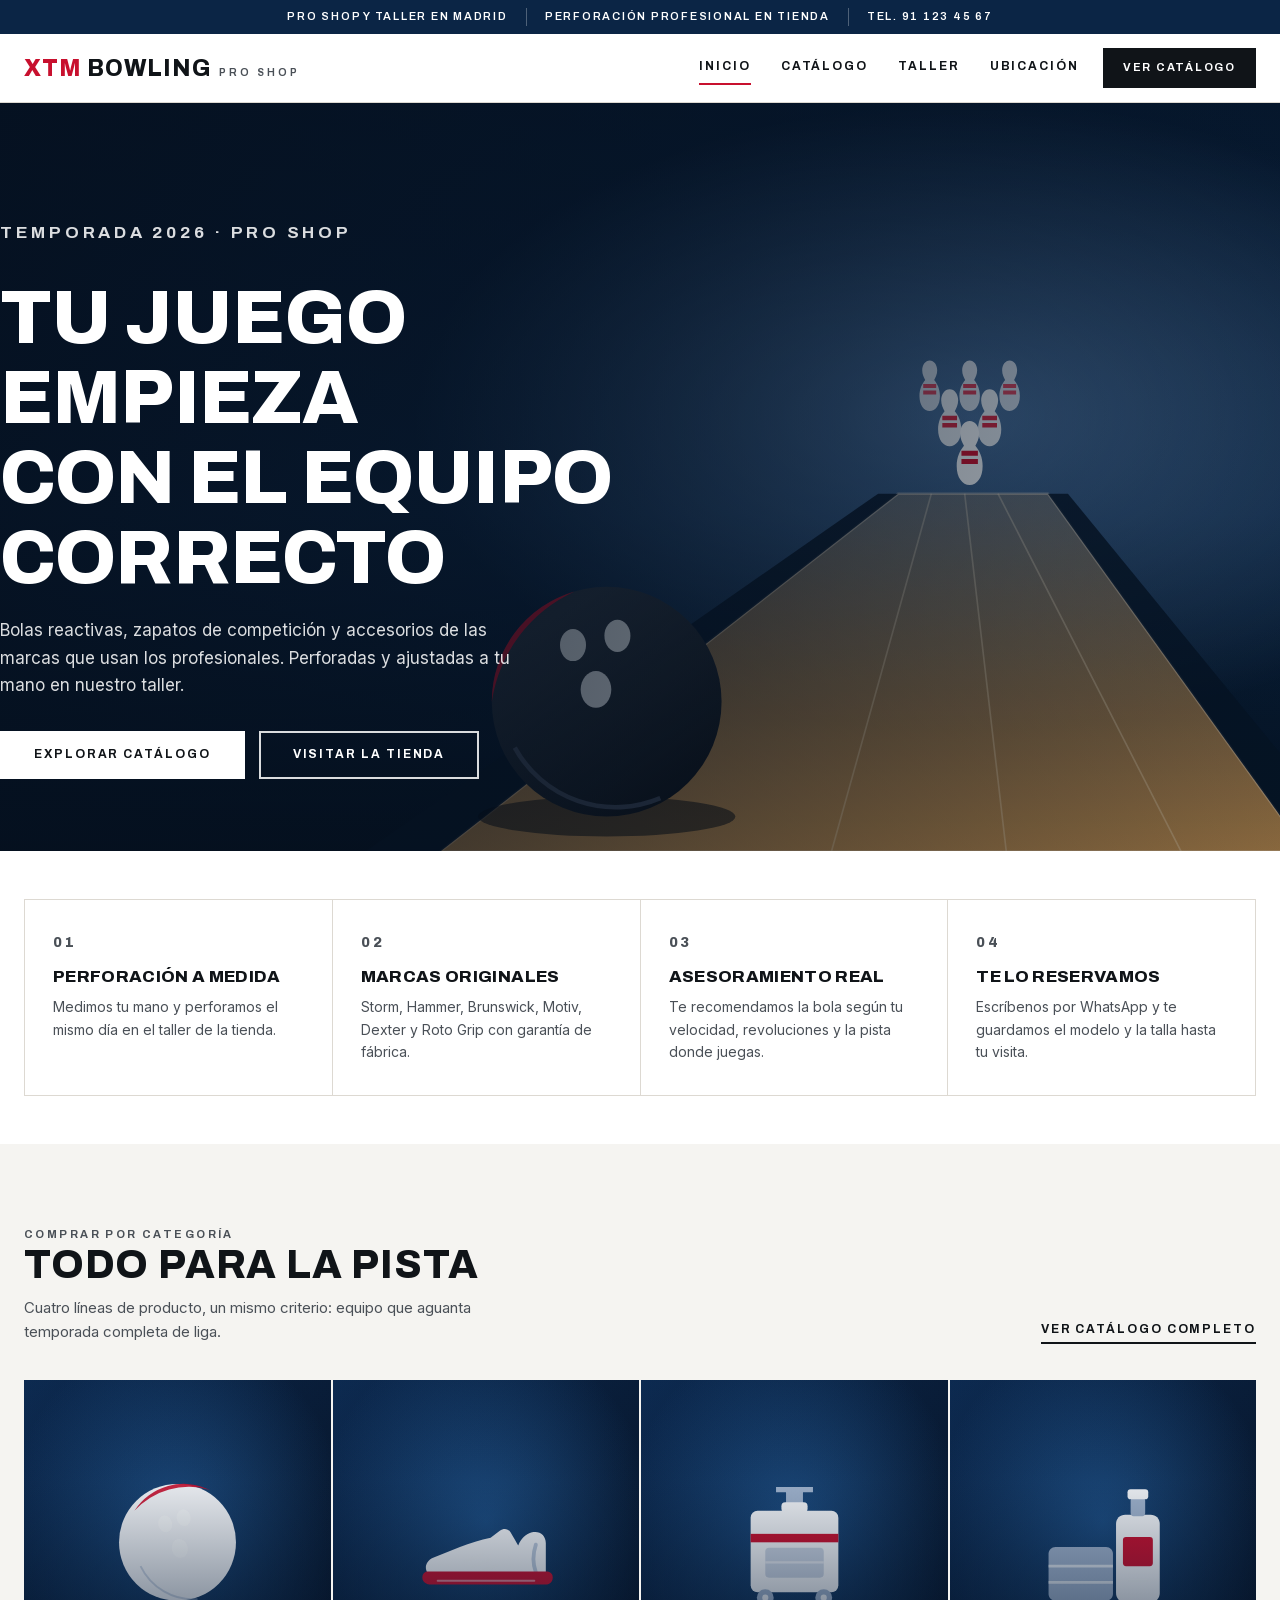
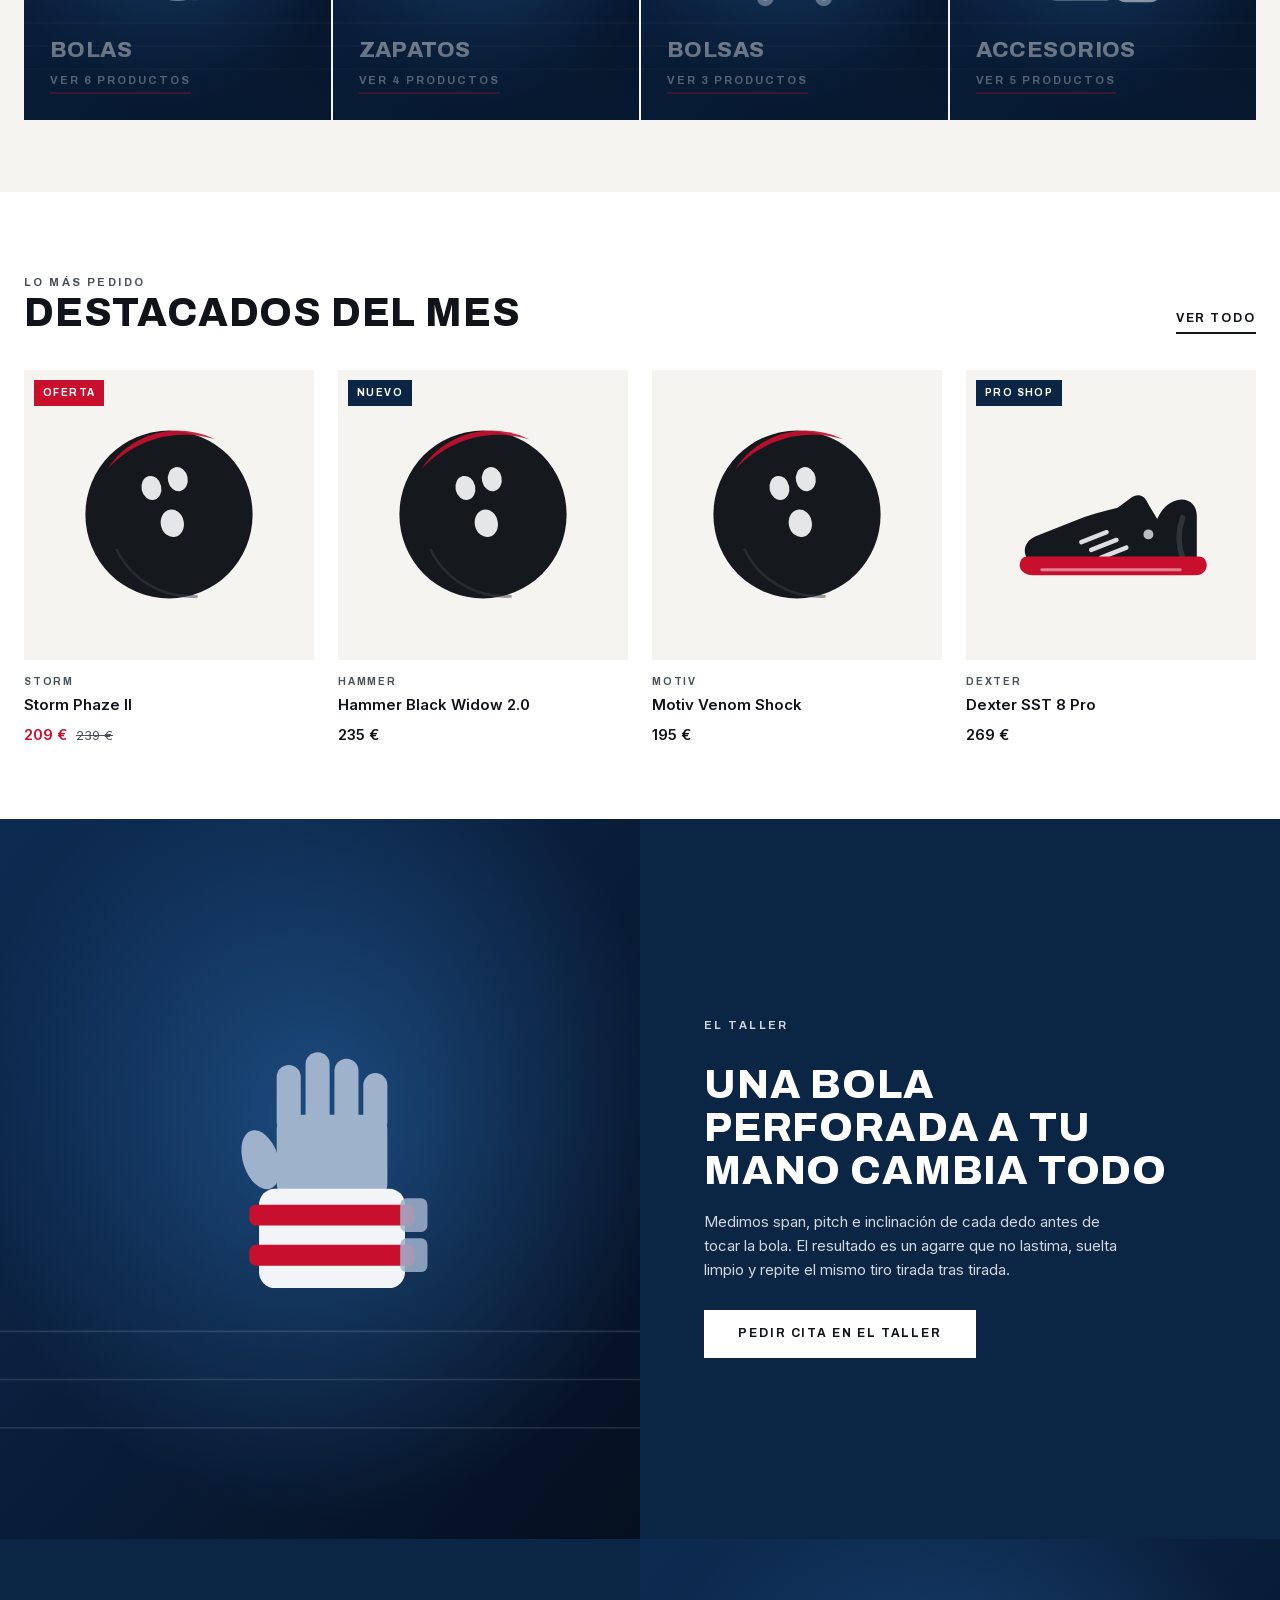
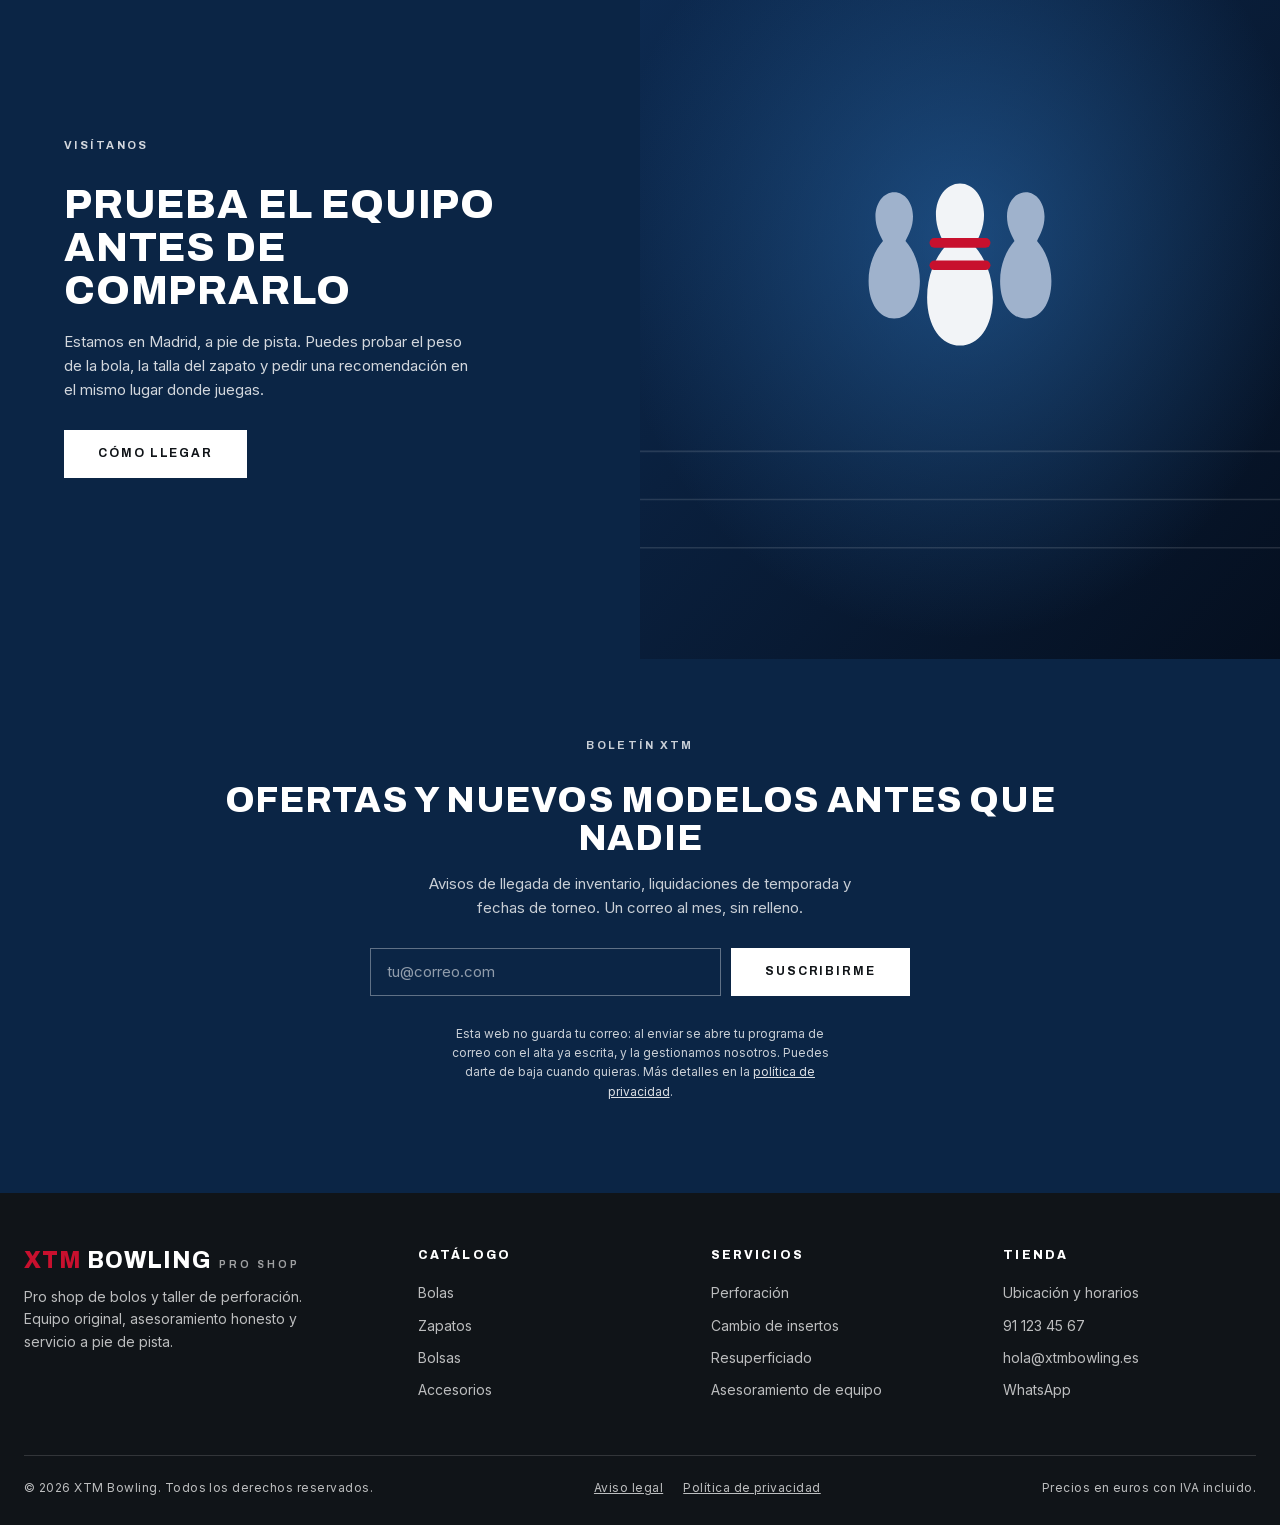
<file: index.html>
<!doctype html>
<html lang="es-ES">
<head>
<meta charset="utf-8">
<meta name="viewport" content="width=device-width, initial-scale=1">
<title>XTM Bowling — Pro Shop de bolos</title>
<meta name="description" content="XTM Bowling: bolas, zapatos, bolsas y accesorios de bolos con perforación profesional en tienda. Catálogo completo y taller en Madrid.">
<meta name="theme-color" content="#0b2545">
<meta property="og:title" content="XTM Bowling — Pro Shop de bolos">
<meta property="og:description" content="Bolas, zapatos, bolsas y accesorios con perforación profesional en tienda. Madrid.">
<meta property="og:type" content="website">
<link rel="icon" href="favicon.ico" sizes="any">
<link rel="icon" href="assets/img/favicon-source.svg" type="image/svg+xml">
<link rel="apple-touch-icon" href="assets/img/apple-touch-icon.png">
<meta http-equiv="Content-Security-Policy" content="default-src 'self'; script-src 'self'; style-src 'self'; font-src 'self'; img-src 'self' data:; connect-src 'self'; frame-src https://www.openstreetmap.org; form-action 'self'; base-uri 'self'; object-src 'none'">
<meta name="referrer" content="strict-origin-when-cross-origin">
<link rel="preload" href="assets/fonts/archivo-latin.woff2" as="font" type="font/woff2" crossorigin>
<link rel="preload" href="assets/fonts/inter-latin.woff2" as="font" type="font/woff2" crossorigin>
<link rel="stylesheet" href="assets/css/fonts.css">
<link rel="stylesheet" href="assets/css/styles.css">
</head>
<body>
<a class="skip-link" href="#main">Saltar al contenido</a>

<div class="topbar">
  <div class="wrap">
    <span>Pro shop y taller en Madrid</span>
    <span>Perforación profesional en tienda</span>
    <span>Tel. 91 123 45 67</span>
  </div>
</div>

<header class="site-header">
  <div class="wrap site-header__inner">
    <a class="logo" href="index.html">
      <span><span class="logo__mark">XTM</span> Bowling</span>
      <span class="logo__sub">Pro Shop</span>
    </a>
    <button class="nav-toggle" type="button" aria-expanded="false" aria-controls="nav" aria-label="Abrir menú">
      <span></span>
    </button>
    <nav class="nav" id="nav" aria-label="Navegación principal">
      <a href="index.html" aria-current="page">Inicio</a>
      <a href="catalogo.html">Catálogo</a>
      <a href="catalogo.html#servicios">Taller</a>
      <a href="ubicacion.html">Ubicación</a>
    </nav>
    <div class="header-actions">
      <a class="btn btn--sm" href="catalogo.html">Ver catálogo</a>
    </div>
  </div>
</header>

<main id="main">

  <!-- Hero -->
  <section class="hero">
    <div class="hero__media">
      <img src="assets/img/hero-lane.svg" alt="" aria-hidden="true" width="1600" height="900">
      <div class="hero__scrim"></div>
    </div>
    <div class="wrap hero__inner">
      <div class="hero__content">
        <p class="eyebrow eyebrow--light">Temporada 2026 · Pro Shop</p>
        <h1>Tu juego empieza<br>con el equipo correcto</h1>
        <p>Bolas reactivas, zapatos de competición y accesorios de las marcas que usan los profesionales. Perforadas y ajustadas a tu mano en nuestro taller.</p>
        <div class="hero__actions">
          <a class="btn btn--light" href="catalogo.html">Explorar catálogo</a>
          <a class="btn btn--outline-light" href="ubicacion.html">Visitar la tienda</a>
        </div>
      </div>
    </div>
  </section>

  <!-- Promesas -->
  <section class="section section--tight">
    <div class="wrap">
      <div class="services">
        <article class="service">
          <p class="service__num">01</p>
          <h3>Perforación a medida</h3>
          <p>Medimos tu mano y perforamos el mismo día en el taller de la tienda.</p>
        </article>
        <article class="service">
          <p class="service__num">02</p>
          <h3>Marcas originales</h3>
          <p>Storm, Hammer, Brunswick, Motiv, Dexter y Roto Grip con garantía de fábrica.</p>
        </article>
        <article class="service">
          <p class="service__num">03</p>
          <h3>Asesoramiento real</h3>
          <p>Te recomendamos la bola según tu velocidad, revoluciones y la pista donde juegas.</p>
        </article>
        <article class="service">
          <p class="service__num">04</p>
          <h3>Te lo reservamos</h3>
          <p>Escríbenos por WhatsApp y te guardamos el modelo y la talla hasta tu visita.</p>
        </article>
      </div>
    </div>
  </section>

  <!-- Categorías -->
  <section class="section section--bone">
    <div class="wrap">
      <div class="section-head">
        <div>
          <p class="eyebrow">Comprar por categoría</p>
          <h2>Todo para la pista</h2>
          <p>Cuatro líneas de producto, un mismo criterio: equipo que aguanta temporada completa de liga.</p>
        </div>
        <a class="text-link" href="catalogo.html">Ver catálogo completo</a>
      </div>
      <div class="cat-grid">
        <a class="cat-card" href="catalogo.html?categoria=Bolas">
          <img src="assets/img/cat-bolas.svg" alt="Bolas de bolos" width="800" height="900">
          <div class="cat-card__label">
            <h3>Bolas</h3>
            <span>Ver 6 productos</span>
          </div>
        </a>
        <a class="cat-card" href="catalogo.html?categoria=Zapatos">
          <img src="assets/img/cat-zapatos.svg" alt="Zapatos de bolos" width="800" height="900">
          <div class="cat-card__label">
            <h3>Zapatos</h3>
            <span>Ver 4 productos</span>
          </div>
        </a>
        <a class="cat-card" href="catalogo.html?categoria=Bolsas">
          <img src="assets/img/cat-bolsas.svg" alt="Bolsas y maletas de bolos" width="800" height="900">
          <div class="cat-card__label">
            <h3>Bolsas</h3>
            <span>Ver 3 productos</span>
          </div>
        </a>
        <a class="cat-card" href="catalogo.html?categoria=Accesorios">
          <img src="assets/img/cat-accesorios.svg" alt="Accesorios de bolos" width="800" height="900">
          <div class="cat-card__label">
            <h3>Accesorios</h3>
            <span>Ver 5 productos</span>
          </div>
        </a>
      </div>
    </div>
  </section>

  <!-- Destacados -->
  <section class="section">
    <div class="wrap">
      <div class="section-head">
        <div>
          <p class="eyebrow">Lo más pedido</p>
          <h2>Destacados del mes</h2>
        </div>
        <a class="text-link" href="catalogo.html">Ver todo</a>
      </div>
      <div class="product-grid" id="destacados" data-loading="Cargando productos…">
        <p class="empty-state">Cargando productos…</p>
      </div>
    </div>
  </section>

  <!-- Editorial: taller -->
  <section class="editorial">
    <div class="editorial__media">
      <img src="assets/img/editorial-taller.svg" alt="Taller de perforación de XTM Bowling" width="800" height="900">
    </div>
    <div class="editorial__body">
      <p class="eyebrow eyebrow--light">El taller</p>
      <h2>Una bola perforada a tu mano cambia todo</h2>
      <p>Medimos span, pitch e inclinación de cada dedo antes de tocar la bola. El resultado es un agarre que no lastima, suelta limpio y repite el mismo tiro tirada tras tirada.</p>
      <a class="btn btn--light" href="ubicacion.html">Pedir cita en el taller</a>
    </div>
  </section>

  <!-- Editorial: tienda -->
  <section class="editorial">
    <div class="editorial__body">
      <p class="eyebrow eyebrow--light">Visítanos</p>
      <h2>Prueba el equipo antes de comprarlo</h2>
      <p>Estamos en Madrid, a pie de pista. Puedes probar el peso de la bola, la talla del zapato y pedir una recomendación en el mismo lugar donde juegas.</p>
      <a class="btn btn--light" href="ubicacion.html">Cómo llegar</a>
    </div>
    <div class="editorial__media">
      <img src="assets/img/editorial-pista.svg" alt="Bolos de madera" width="800" height="900">
    </div>
  </section>

  <!-- Newsletter -->
  <section class="newsletter">
    <div class="wrap wrap--narrow">
      <p class="eyebrow eyebrow--light">Boletín XTM</p>
      <h2>Ofertas y nuevos modelos antes que nadie</h2>
      <p>Avisos de llegada de inventario, liquidaciones de temporada y fechas de torneo. Un correo al mes, sin relleno.</p>
      <form id="newsletter-form" novalidate>
        <label class="skip-link" for="newsletter-email">Correo electrónico</label>
        <input type="email" id="newsletter-email" name="email" placeholder="tu@correo.com" required autocomplete="email">
        <button class="btn btn--light" type="submit">Suscribirme</button>
      </form>
      <p class="newsletter__note" id="newsletter-note" role="status"></p>
      <p class="newsletter__legal">Esta web no guarda tu correo: al enviar se abre tu programa de correo con el alta ya escrita, y la gestionamos nosotros. Puedes darte de baja cuando quieras. Más detalles en la <a href="privacidad.html">política de privacidad</a>.</p>
    </div>
  </section>

</main>

<footer class="site-footer">
  <div class="wrap">
    <div class="footer-grid">
      <div class="footer-about">
        <a class="logo" href="index.html">
          <span><span class="logo__mark">XTM</span> Bowling</span>
          <span class="logo__sub">Pro Shop</span>
        </a>
        <p>Pro shop de bolos y taller de perforación. Equipo original, asesoramiento honesto y servicio a pie de pista.</p>
      </div>
      <div>
        <h3>Catálogo</h3>
        <ul>
          <li><a href="catalogo.html?categoria=Bolas">Bolas</a></li>
          <li><a href="catalogo.html?categoria=Zapatos">Zapatos</a></li>
          <li><a href="catalogo.html?categoria=Bolsas">Bolsas</a></li>
          <li><a href="catalogo.html?categoria=Accesorios">Accesorios</a></li>
        </ul>
      </div>
      <div>
        <h3>Servicios</h3>
        <ul>
          <li><a href="catalogo.html#servicios">Perforación</a></li>
          <li><a href="catalogo.html#servicios">Cambio de insertos</a></li>
          <li><a href="catalogo.html#servicios">Resuperficiado</a></li>
          <li><a href="catalogo.html#servicios">Asesoramiento de equipo</a></li>
        </ul>
      </div>
      <div>
        <h3>Tienda</h3>
        <ul>
          <li><a href="ubicacion.html">Ubicación y horarios</a></li>
          <li><a href="tel:+34911234567">91 123 45 67</a></li>
          <li><a href="mailto:hola@xtmbowling.es">hola@xtmbowling.es</a></li>
          <li><a href="https://wa.me/34600123456" rel="noopener">WhatsApp</a></li>
        </ul>
      </div>
    </div>
    <div class="footer-bottom">
      <span>© <span data-year>2026</span> XTM Bowling. Todos los derechos reservados.</span>
      <nav class="footer-legal" aria-label="Información legal">
        <a href="aviso-legal.html">Aviso legal</a>
        <a href="privacidad.html">Política de privacidad</a>
      </nav>
      <span>Precios en euros con IVA incluido.</span>
    </div>
  </div>
</footer>

<script src="assets/js/main.js"></script>
<script src="assets/js/home.js"></script>
</body>
</html>
</file>
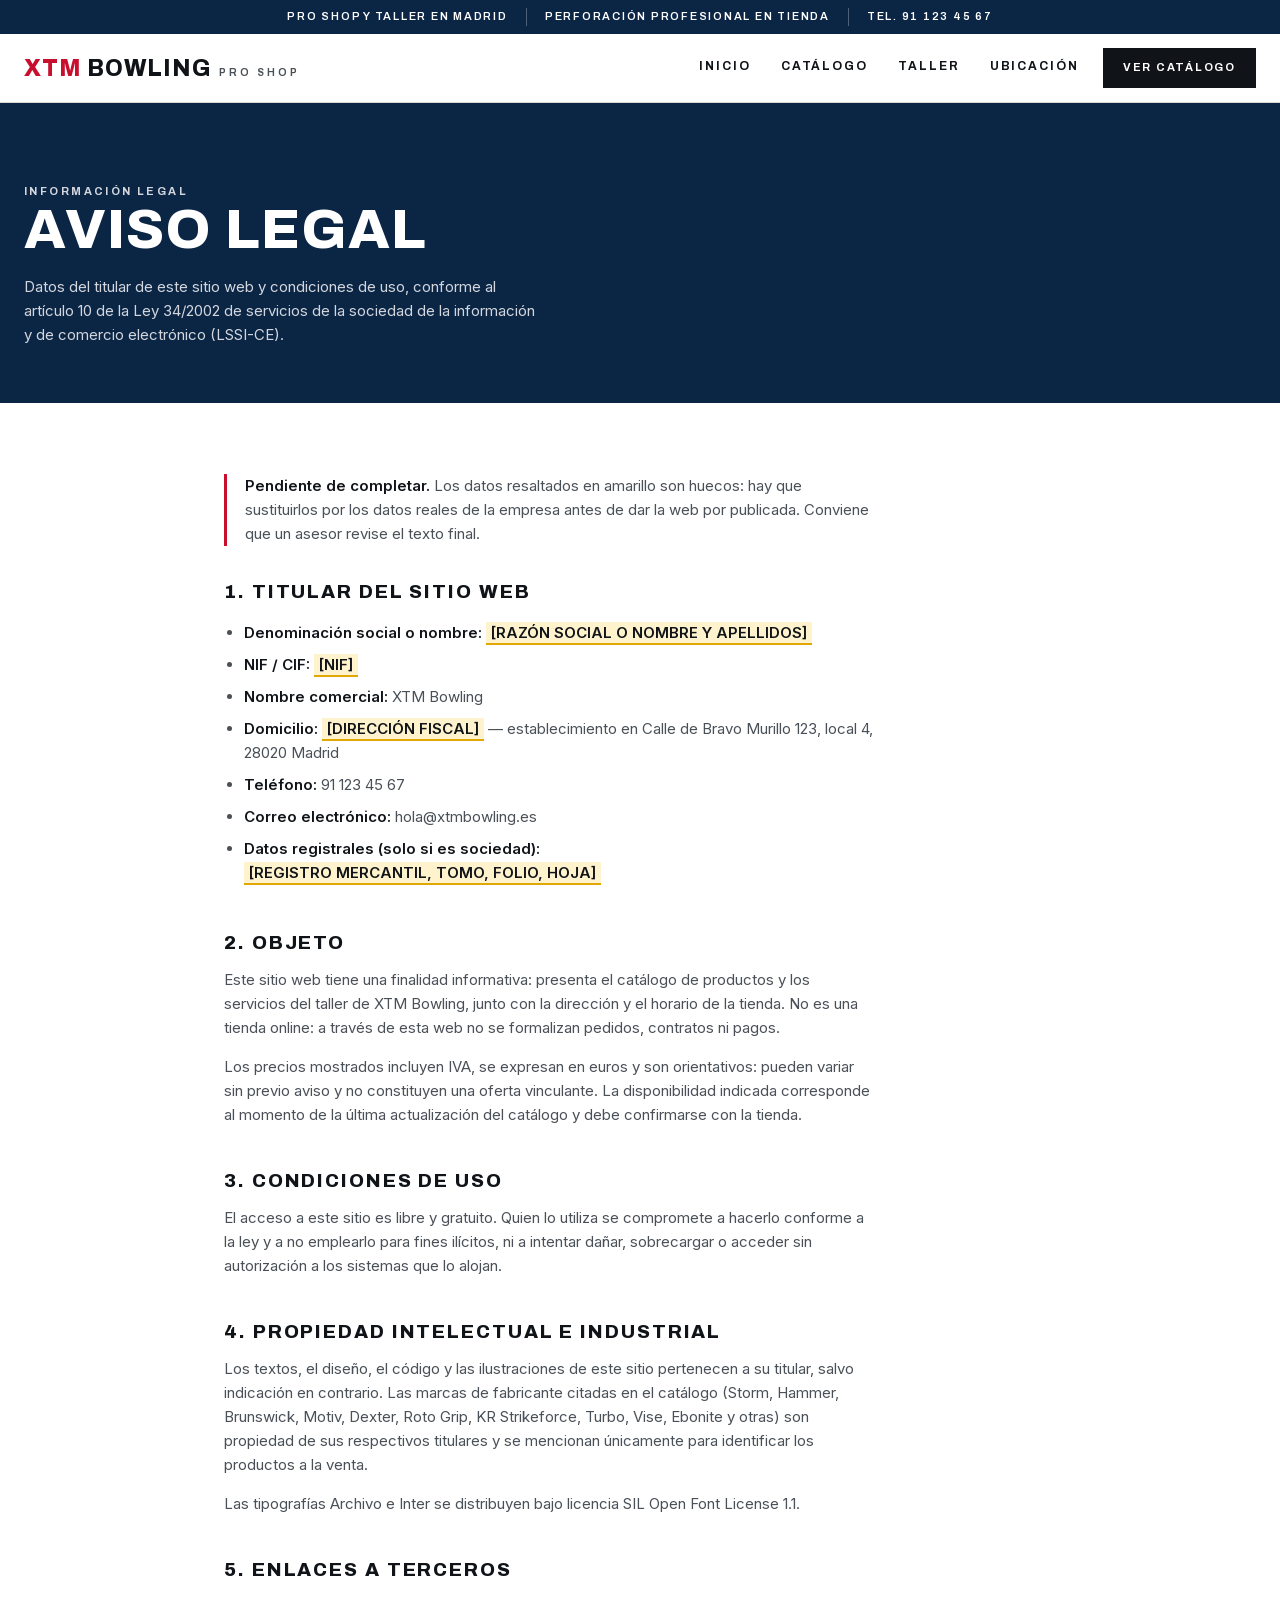
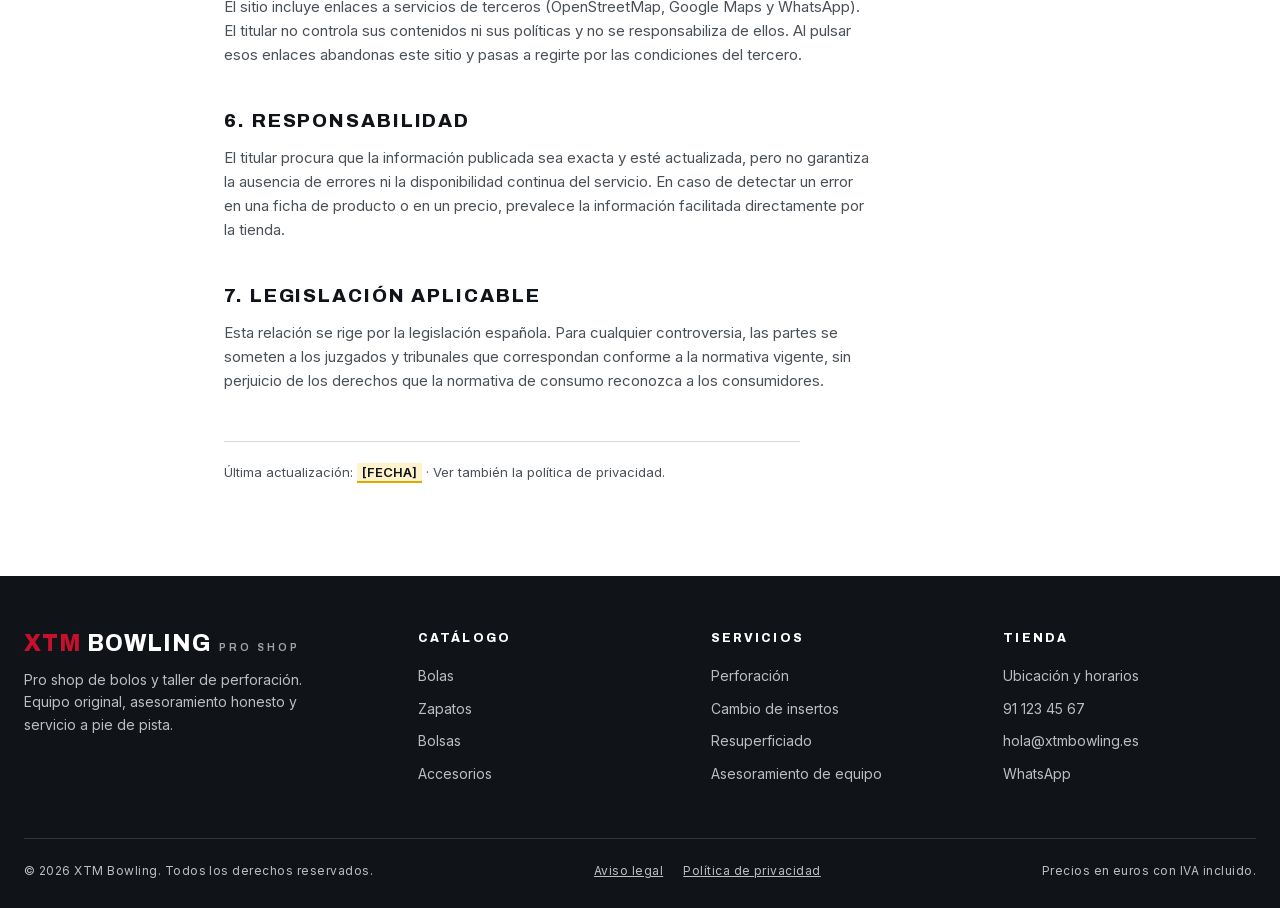
<file: aviso-legal.html>
<!doctype html>
<html lang="es-ES">
<head>
<meta charset="utf-8">
<meta name="viewport" content="width=device-width, initial-scale=1">
<title>Aviso legal — XTM Bowling</title>
<meta name="description" content="Aviso legal e información del titular de la web de XTM Bowling, pro shop de bolos en Madrid.">
<meta name="robots" content="noindex, follow">
<meta name="theme-color" content="#0b2545">
<link rel="icon" href="favicon.ico" sizes="any">
<link rel="icon" href="assets/img/favicon-source.svg" type="image/svg+xml">
<link rel="apple-touch-icon" href="assets/img/apple-touch-icon.png">
<meta http-equiv="Content-Security-Policy" content="default-src 'self'; script-src 'self'; style-src 'self'; font-src 'self'; img-src 'self' data:; connect-src 'self'; frame-src https://www.openstreetmap.org; form-action 'self'; base-uri 'self'; object-src 'none'">
<meta name="referrer" content="strict-origin-when-cross-origin">
<link rel="preload" href="assets/fonts/archivo-latin.woff2" as="font" type="font/woff2" crossorigin>
<link rel="preload" href="assets/fonts/inter-latin.woff2" as="font" type="font/woff2" crossorigin>
<link rel="stylesheet" href="assets/css/fonts.css">
<link rel="stylesheet" href="assets/css/styles.css">
</head>
<body>
<a class="skip-link" href="#main">Saltar al contenido</a>

<div class="topbar">
  <div class="wrap">
    <span>Pro shop y taller en Madrid</span>
    <span>Perforación profesional en tienda</span>
    <span>Tel. 91 123 45 67</span>
  </div>
</div>

<header class="site-header">
  <div class="wrap site-header__inner">
    <a class="logo" href="index.html">
      <span><span class="logo__mark">XTM</span> Bowling</span>
      <span class="logo__sub">Pro Shop</span>
    </a>
    <button class="nav-toggle" type="button" aria-expanded="false" aria-controls="nav" aria-label="Abrir menú">
      <span></span>
    </button>
    <nav class="nav" id="nav" aria-label="Navegación principal">
      <a href="index.html">Inicio</a>
      <a href="catalogo.html">Catálogo</a>
      <a href="catalogo.html#servicios">Taller</a>
      <a href="ubicacion.html">Ubicación</a>
    </nav>
    <div class="header-actions">
      <a class="btn btn--sm" href="catalogo.html">Ver catálogo</a>
    </div>
  </div>
</header>

<main id="main">

  <section class="page-hero">
    <div class="wrap">
      <p class="eyebrow eyebrow--light">Información legal</p>
      <h1>Aviso legal</h1>
      <p>Datos del titular de este sitio web y condiciones de uso, conforme al artículo 10 de la Ley 34/2002 de servicios de la sociedad de la información y de comercio electrónico (LSSI-CE).</p>
    </div>
  </section>

  <section class="legal">
    <div class="wrap wrap--narrow">

      <p class="legal__intro"><strong>Pendiente de completar.</strong> Los datos resaltados en amarillo son huecos: hay que sustituirlos por los datos reales de la empresa antes de dar la web por publicada. Conviene que un asesor revise el texto final.</p>

      <h2>1. Titular del sitio web</h2>
      <ul>
        <li><strong>Denominación social o nombre:</strong> <span class="dato-pendiente">[RAZÓN SOCIAL O NOMBRE Y APELLIDOS]</span></li>
        <li><strong>NIF / CIF:</strong> <span class="dato-pendiente">[NIF]</span></li>
        <li><strong>Nombre comercial:</strong> XTM Bowling</li>
        <li><strong>Domicilio:</strong> <span class="dato-pendiente">[DIRECCIÓN FISCAL]</span> — establecimiento en Calle de Bravo Murillo 123, local 4, 28020 Madrid</li>
        <li><strong>Teléfono:</strong> <a href="tel:+34911234567">91 123 45 67</a></li>
        <li><strong>Correo electrónico:</strong> <a href="mailto:hola@xtmbowling.es">hola@xtmbowling.es</a></li>
        <li><strong>Datos registrales (solo si es sociedad):</strong> <span class="dato-pendiente">[REGISTRO MERCANTIL, TOMO, FOLIO, HOJA]</span></li>
      </ul>

      <h2>2. Objeto</h2>
      <p>Este sitio web tiene una finalidad informativa: presenta el catálogo de productos y los servicios del taller de XTM Bowling, junto con la dirección y el horario de la tienda. No es una tienda online: a través de esta web no se formalizan pedidos, contratos ni pagos.</p>
      <p>Los precios mostrados incluyen IVA, se expresan en euros y son orientativos: pueden variar sin previo aviso y no constituyen una oferta vinculante. La disponibilidad indicada corresponde al momento de la última actualización del catálogo y debe confirmarse con la tienda.</p>

      <h2>3. Condiciones de uso</h2>
      <p>El acceso a este sitio es libre y gratuito. Quien lo utiliza se compromete a hacerlo conforme a la ley y a no emplearlo para fines ilícitos, ni a intentar dañar, sobrecargar o acceder sin autorización a los sistemas que lo alojan.</p>

      <h2>4. Propiedad intelectual e industrial</h2>
      <p>Los textos, el diseño, el código y las ilustraciones de este sitio pertenecen a su titular, salvo indicación en contrario. Las marcas de fabricante citadas en el catálogo (Storm, Hammer, Brunswick, Motiv, Dexter, Roto Grip, KR Strikeforce, Turbo, Vise, Ebonite y otras) son propiedad de sus respectivos titulares y se mencionan únicamente para identificar los productos a la venta.</p>
      <p>Las tipografías Archivo e Inter se distribuyen bajo licencia SIL Open Font License 1.1.</p>

      <h2>5. Enlaces a terceros</h2>
      <p>El sitio incluye enlaces a servicios de terceros (OpenStreetMap, Google Maps y WhatsApp). El titular no controla sus contenidos ni sus políticas y no se responsabiliza de ellos. Al pulsar esos enlaces abandonas este sitio y pasas a regirte por las condiciones del tercero.</p>

      <h2>6. Responsabilidad</h2>
      <p>El titular procura que la información publicada sea exacta y esté actualizada, pero no garantiza la ausencia de errores ni la disponibilidad continua del servicio. En caso de detectar un error en una ficha de producto o en un precio, prevalece la información facilitada directamente por la tienda.</p>

      <h2>7. Legislación aplicable</h2>
      <p>Esta relación se rige por la legislación española. Para cualquier controversia, las partes se someten a los juzgados y tribunales que correspondan conforme a la normativa vigente, sin perjuicio de los derechos que la normativa de consumo reconozca a los consumidores.</p>

      <p class="legal__fecha">Última actualización: <span class="dato-pendiente">[FECHA]</span> · Ver también la <a href="privacidad.html">política de privacidad</a>.</p>

    </div>
  </section>

</main>

<footer class="site-footer">
  <div class="wrap">
    <div class="footer-grid">
      <div class="footer-about">
        <a class="logo" href="index.html">
          <span><span class="logo__mark">XTM</span> Bowling</span>
          <span class="logo__sub">Pro Shop</span>
        </a>
        <p>Pro shop de bolos y taller de perforación. Equipo original, asesoramiento honesto y servicio a pie de pista.</p>
      </div>
      <div>
        <h3>Catálogo</h3>
        <ul>
          <li><a href="catalogo.html?categoria=Bolas">Bolas</a></li>
          <li><a href="catalogo.html?categoria=Zapatos">Zapatos</a></li>
          <li><a href="catalogo.html?categoria=Bolsas">Bolsas</a></li>
          <li><a href="catalogo.html?categoria=Accesorios">Accesorios</a></li>
        </ul>
      </div>
      <div>
        <h3>Servicios</h3>
        <ul>
          <li><a href="catalogo.html#servicios">Perforación</a></li>
          <li><a href="catalogo.html#servicios">Cambio de insertos</a></li>
          <li><a href="catalogo.html#servicios">Resuperficiado</a></li>
          <li><a href="catalogo.html#servicios">Asesoramiento de equipo</a></li>
        </ul>
      </div>
      <div>
        <h3>Tienda</h3>
        <ul>
          <li><a href="ubicacion.html">Ubicación y horarios</a></li>
          <li><a href="tel:+34911234567">91 123 45 67</a></li>
          <li><a href="mailto:hola@xtmbowling.es">hola@xtmbowling.es</a></li>
          <li><a href="https://wa.me/34600123456" rel="noopener">WhatsApp</a></li>
        </ul>
      </div>
    </div>
    <div class="footer-bottom">
      <span>© <span data-year>2026</span> XTM Bowling. Todos los derechos reservados.</span>
      <nav class="footer-legal" aria-label="Información legal">
        <a href="aviso-legal.html">Aviso legal</a>
        <a href="privacidad.html">Política de privacidad</a>
      </nav>
      <span>Precios en euros con IVA incluido.</span>
    </div>
  </div>
</footer>

<script src="assets/js/main.js"></script>
</body>
</html>
</file>
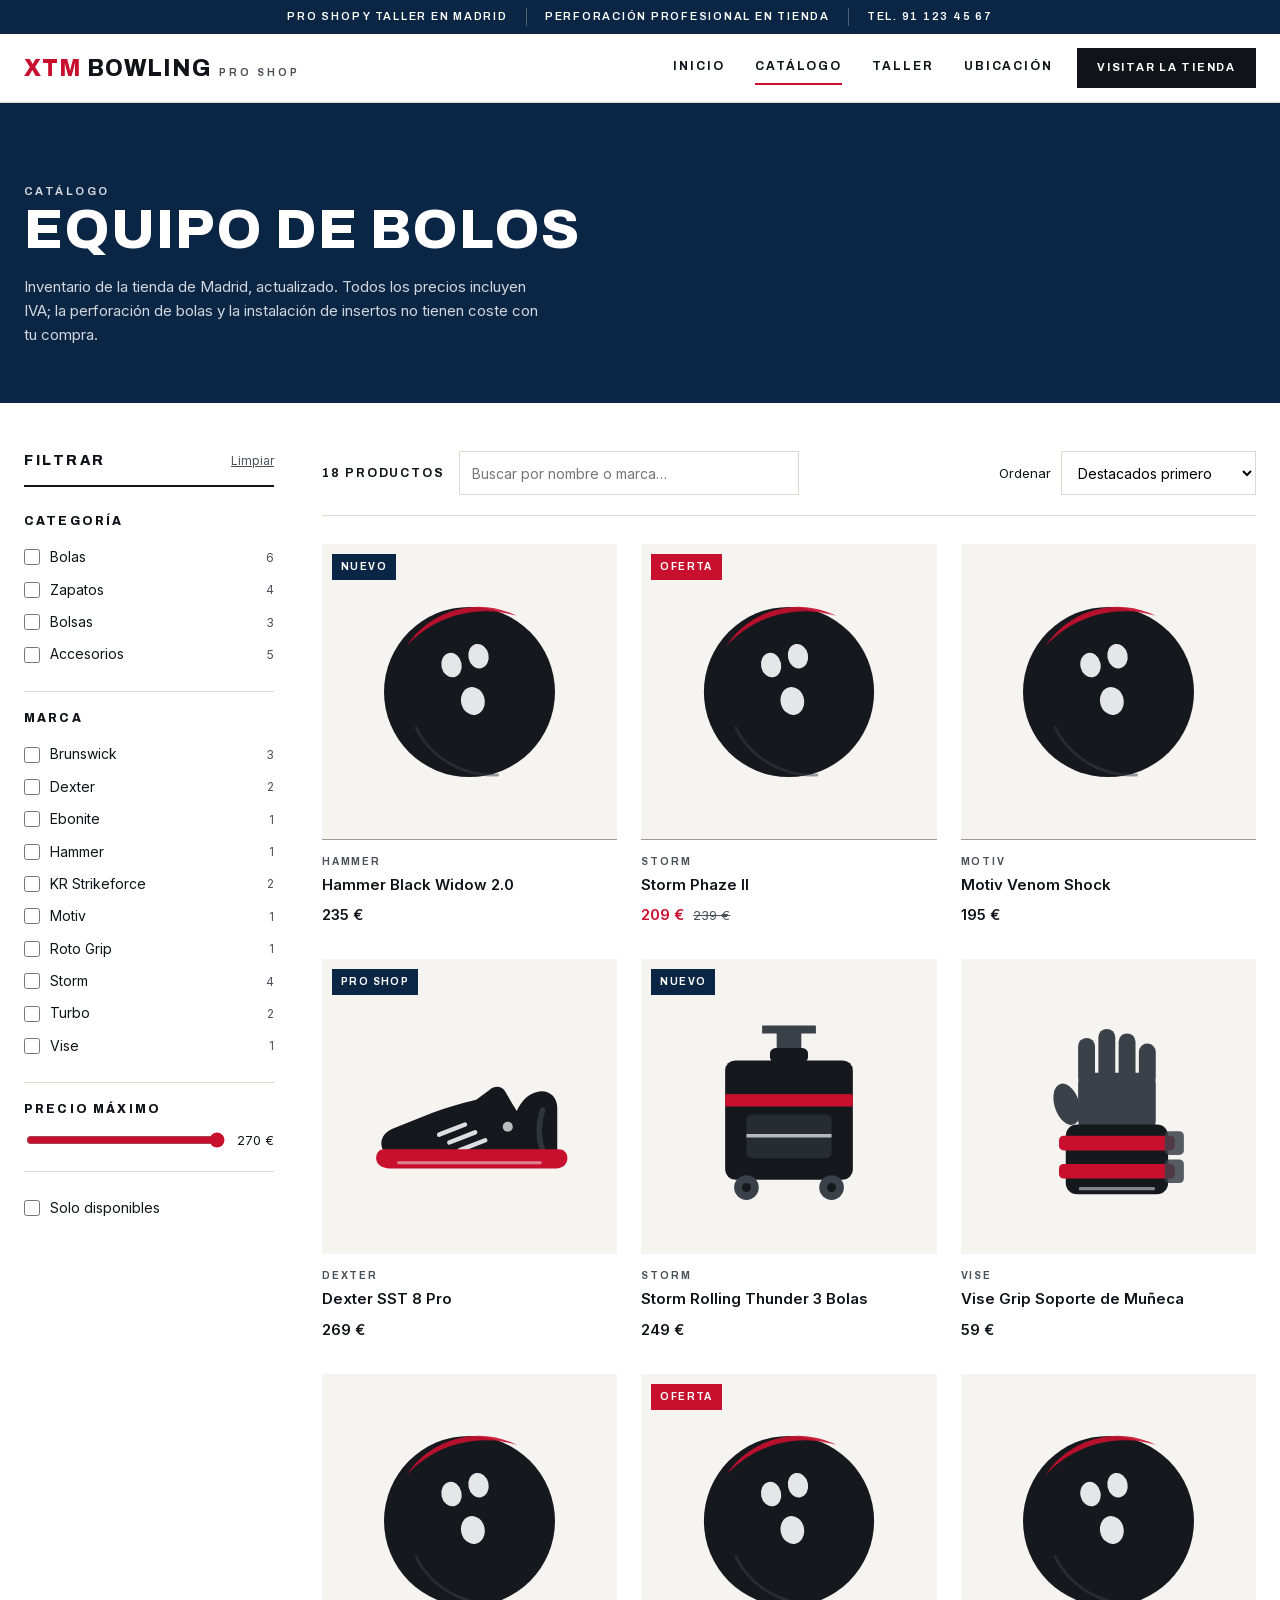
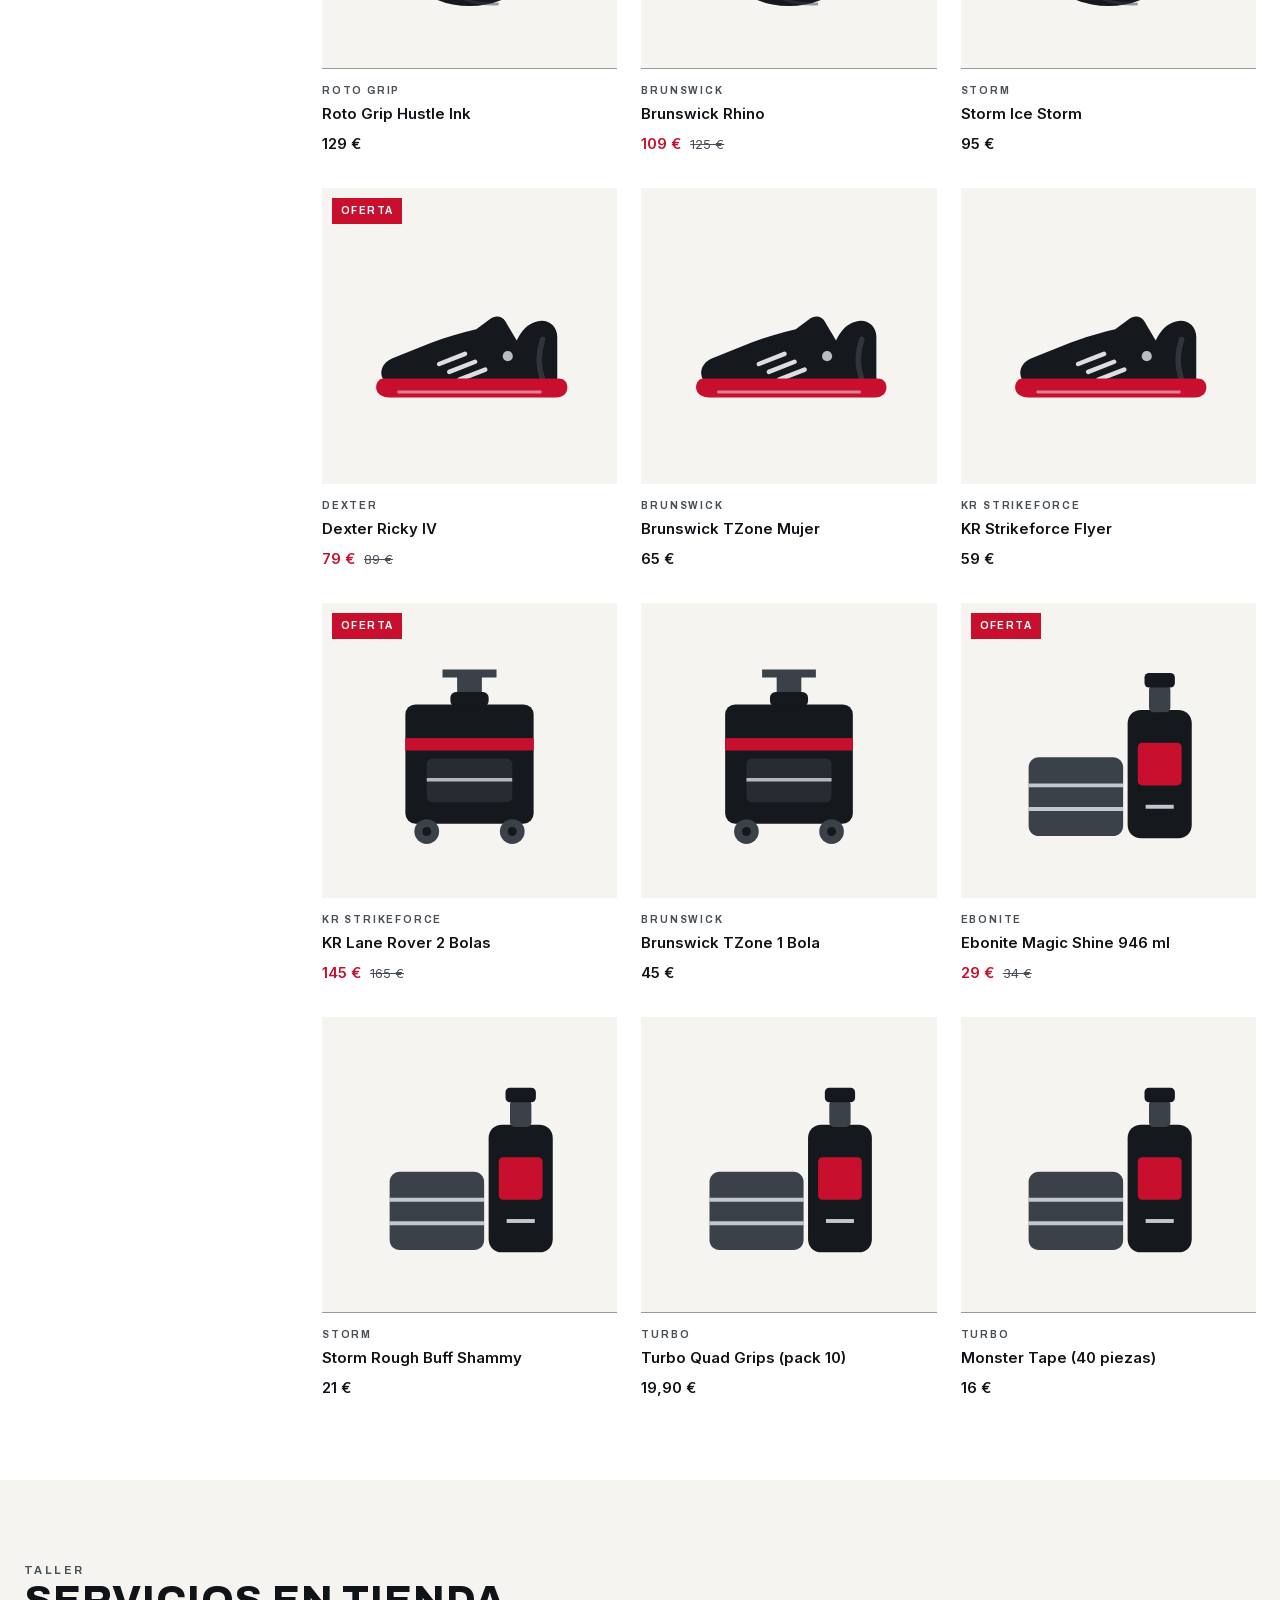
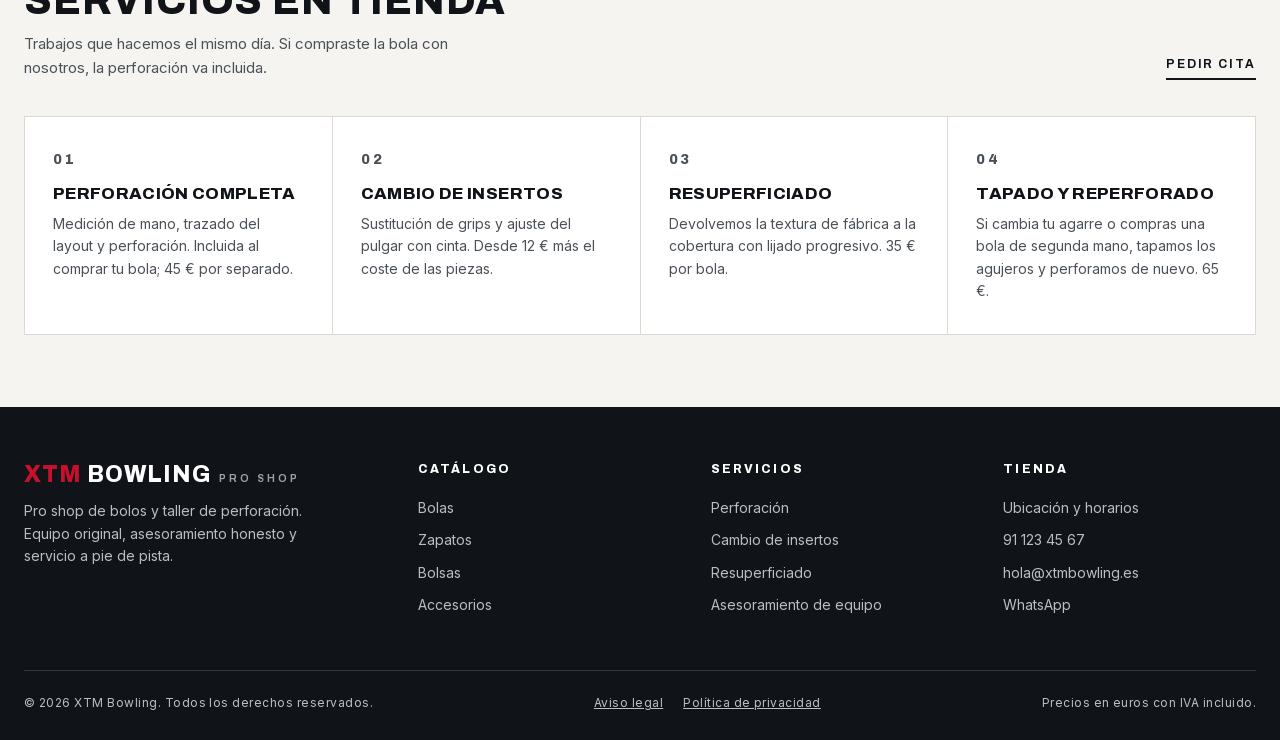
<file: catalogo.html>
<!doctype html>
<html lang="es-ES">
<head>
<meta charset="utf-8">
<meta name="viewport" content="width=device-width, initial-scale=1">
<title>Catálogo — XTM Bowling</title>
<meta name="description" content="Catálogo completo de XTM Bowling en Madrid: bolas reactivas, zapatos de competición, bolsas y accesorios. Filtra por categoría, marca y precio.">
<meta name="theme-color" content="#0b2545">
<link rel="icon" href="favicon.ico" sizes="any">
<link rel="icon" href="assets/img/favicon-source.svg" type="image/svg+xml">
<link rel="apple-touch-icon" href="assets/img/apple-touch-icon.png">
<meta http-equiv="Content-Security-Policy" content="default-src 'self'; script-src 'self'; style-src 'self'; font-src 'self'; img-src 'self' data:; connect-src 'self'; frame-src https://www.openstreetmap.org; form-action 'self'; base-uri 'self'; object-src 'none'">
<meta name="referrer" content="strict-origin-when-cross-origin">
<link rel="preload" href="assets/fonts/archivo-latin.woff2" as="font" type="font/woff2" crossorigin>
<link rel="preload" href="assets/fonts/inter-latin.woff2" as="font" type="font/woff2" crossorigin>
<link rel="stylesheet" href="assets/css/fonts.css">
<link rel="stylesheet" href="assets/css/styles.css">
</head>
<body>
<a class="skip-link" href="#main">Saltar al contenido</a>

<div class="topbar">
  <div class="wrap">
    <span>Pro shop y taller en Madrid</span>
    <span>Perforación profesional en tienda</span>
    <span>Tel. 91 123 45 67</span>
  </div>
</div>

<header class="site-header">
  <div class="wrap site-header__inner">
    <a class="logo" href="index.html">
      <span><span class="logo__mark">XTM</span> Bowling</span>
      <span class="logo__sub">Pro Shop</span>
    </a>
    <button class="nav-toggle" type="button" aria-expanded="false" aria-controls="nav" aria-label="Abrir menú">
      <span></span>
    </button>
    <nav class="nav" id="nav" aria-label="Navegación principal">
      <a href="index.html">Inicio</a>
      <a href="catalogo.html" aria-current="page">Catálogo</a>
      <a href="#servicios">Taller</a>
      <a href="ubicacion.html">Ubicación</a>
    </nav>
    <div class="header-actions">
      <a class="btn btn--sm" href="ubicacion.html">Visitar la tienda</a>
    </div>
  </div>
</header>

<main id="main">

  <section class="page-hero">
    <div class="wrap">
      <p class="eyebrow eyebrow--light">Catálogo</p>
      <h1>Equipo de bolos</h1>
      <p>Inventario de la tienda de Madrid, actualizado. Todos los precios incluyen IVA; la perforación de bolas y la instalación de insertos no tienen coste con tu compra.</p>
    </div>
  </section>

  <div class="wrap">
    <div class="catalog">

      <!-- Filtros -->
      <aside>
        <button class="btn btn--ghost btn--sm btn--block filters-toggle" type="button"
                id="filters-toggle" aria-expanded="false" aria-controls="filters">
          Mostrar filtros
        </button>
        <form class="filters" id="filters" aria-label="Filtros de catálogo">
          <div class="filters__head">
            <h2>Filtrar</h2>
            <button class="filters__reset" type="reset" id="filters-reset">Limpiar</button>
          </div>
          <div id="filter-groups"></div>
          <div class="filter-group">
            <h3>Precio máximo</h3>
            <div class="range-row">
              <input type="range" id="price-range" min="0" max="300" step="10" value="300"
                     aria-label="Precio máximo">
              <output id="price-output">300 €</output>
            </div>
          </div>
          <div class="filter-group filter-group--last">
            <label class="check">
              <input type="checkbox" id="only-stock">
              <span>Solo disponibles</span>
            </label>
          </div>
        </form>
      </aside>

      <!-- Resultados -->
      <section aria-label="Productos">
        <div class="catalog__toolbar">
          <p class="catalog__count" id="result-count">Cargando…</p>
          <div class="catalog__search">
            <label class="skip-link" for="search">Buscar producto</label>
            <input class="field" type="search" id="search" placeholder="Buscar por nombre o marca…">
          </div>
          <div class="catalog__sort">
            <label for="sort">Ordenar</label>
            <select class="field" id="sort">
              <option value="destacado">Destacados primero</option>
              <option value="precio-asc">Precio: menor a mayor</option>
              <option value="precio-desc">Precio: mayor a menor</option>
              <option value="nombre">Nombre A–Z</option>
            </select>
          </div>
        </div>

        <div class="product-grid" id="grid"></div>

        <div class="empty-state" id="empty" hidden>
          <h3>Sin resultados</h3>
          <p>Prueba con otra marca o amplía el rango de precio.</p>
        </div>
      </section>

    </div>
  </div>

  <!-- Servicios del taller -->
  <section class="section section--bone" id="servicios">
    <div class="wrap">
      <div class="section-head">
        <div>
          <p class="eyebrow">Taller</p>
          <h2>Servicios en tienda</h2>
          <p>Trabajos que hacemos el mismo día. Si compraste la bola con nosotros, la perforación va incluida.</p>
        </div>
        <a class="text-link" href="ubicacion.html">Pedir cita</a>
      </div>
      <div class="services">
        <article class="service">
          <p class="service__num">01</p>
          <h3>Perforación completa</h3>
          <p>Medición de mano, trazado del layout y perforación. Incluida al comprar tu bola; 45 € por separado.</p>
        </article>
        <article class="service">
          <p class="service__num">02</p>
          <h3>Cambio de insertos</h3>
          <p>Sustitución de grips y ajuste del pulgar con cinta. Desde 12 € más el coste de las piezas.</p>
        </article>
        <article class="service">
          <p class="service__num">03</p>
          <h3>Resuperficiado</h3>
          <p>Devolvemos la textura de fábrica a la cobertura con lijado progresivo. 35 € por bola.</p>
        </article>
        <article class="service">
          <p class="service__num">04</p>
          <h3>Tapado y reperforado</h3>
          <p>Si cambia tu agarre o compras una bola de segunda mano, tapamos los agujeros y perforamos de nuevo. 65 €.</p>
        </article>
      </div>
    </div>
  </section>

</main>

<!-- Modal de detalle -->
<div class="modal" id="modal" role="dialog" aria-modal="true" aria-labelledby="modal-title" hidden>
  <button class="modal__backdrop" type="button" id="modal-backdrop" aria-label="Cerrar detalle"></button>
  <div class="modal__panel" id="modal-panel">
    <button class="modal__close" type="button" id="modal-close" aria-label="Cerrar">&times;</button>
    <div class="modal__media">
      <img id="modal-img" src="assets/img/art-ball.svg" alt="" width="400" height="400">
    </div>
    <div class="modal__body">
      <p class="card__brand" id="modal-brand"></p>
      <h2 id="modal-title"></h2>
      <p class="modal__price" id="modal-price"></p>
      <p class="stock" id="modal-stock"></p>
      <p class="modal__desc" id="modal-desc"></p>
      <table class="spec-table">
        <caption class="skip-link">Especificaciones</caption>
        <tbody id="modal-specs"></tbody>
      </table>
      <a class="btn btn--block" id="modal-cta" href="https://wa.me/34600123456" rel="noopener">Consultar por WhatsApp</a>
    </div>
  </div>
</div>

<footer class="site-footer">
  <div class="wrap">
    <div class="footer-grid">
      <div class="footer-about">
        <a class="logo" href="index.html">
          <span><span class="logo__mark">XTM</span> Bowling</span>
          <span class="logo__sub">Pro Shop</span>
        </a>
        <p>Pro shop de bolos y taller de perforación. Equipo original, asesoramiento honesto y servicio a pie de pista.</p>
      </div>
      <div>
        <h3>Catálogo</h3>
        <ul>
          <li><a href="catalogo.html?categoria=Bolas">Bolas</a></li>
          <li><a href="catalogo.html?categoria=Zapatos">Zapatos</a></li>
          <li><a href="catalogo.html?categoria=Bolsas">Bolsas</a></li>
          <li><a href="catalogo.html?categoria=Accesorios">Accesorios</a></li>
        </ul>
      </div>
      <div>
        <h3>Servicios</h3>
        <ul>
          <li><a href="#servicios">Perforación</a></li>
          <li><a href="#servicios">Cambio de insertos</a></li>
          <li><a href="#servicios">Resuperficiado</a></li>
          <li><a href="#servicios">Asesoramiento de equipo</a></li>
        </ul>
      </div>
      <div>
        <h3>Tienda</h3>
        <ul>
          <li><a href="ubicacion.html">Ubicación y horarios</a></li>
          <li><a href="tel:+34911234567">91 123 45 67</a></li>
          <li><a href="mailto:hola@xtmbowling.es">hola@xtmbowling.es</a></li>
          <li><a href="https://wa.me/34600123456" rel="noopener">WhatsApp</a></li>
        </ul>
      </div>
    </div>
    <div class="footer-bottom">
      <span>© <span data-year>2026</span> XTM Bowling. Todos los derechos reservados.</span>
      <nav class="footer-legal" aria-label="Información legal">
        <a href="aviso-legal.html">Aviso legal</a>
        <a href="privacidad.html">Política de privacidad</a>
      </nav>
      <span>Precios en euros con IVA incluido.</span>
    </div>
  </div>
</footer>

<script src="assets/js/main.js"></script>
<script src="assets/js/catalogo.js"></script>
</body>
</html>
</file>
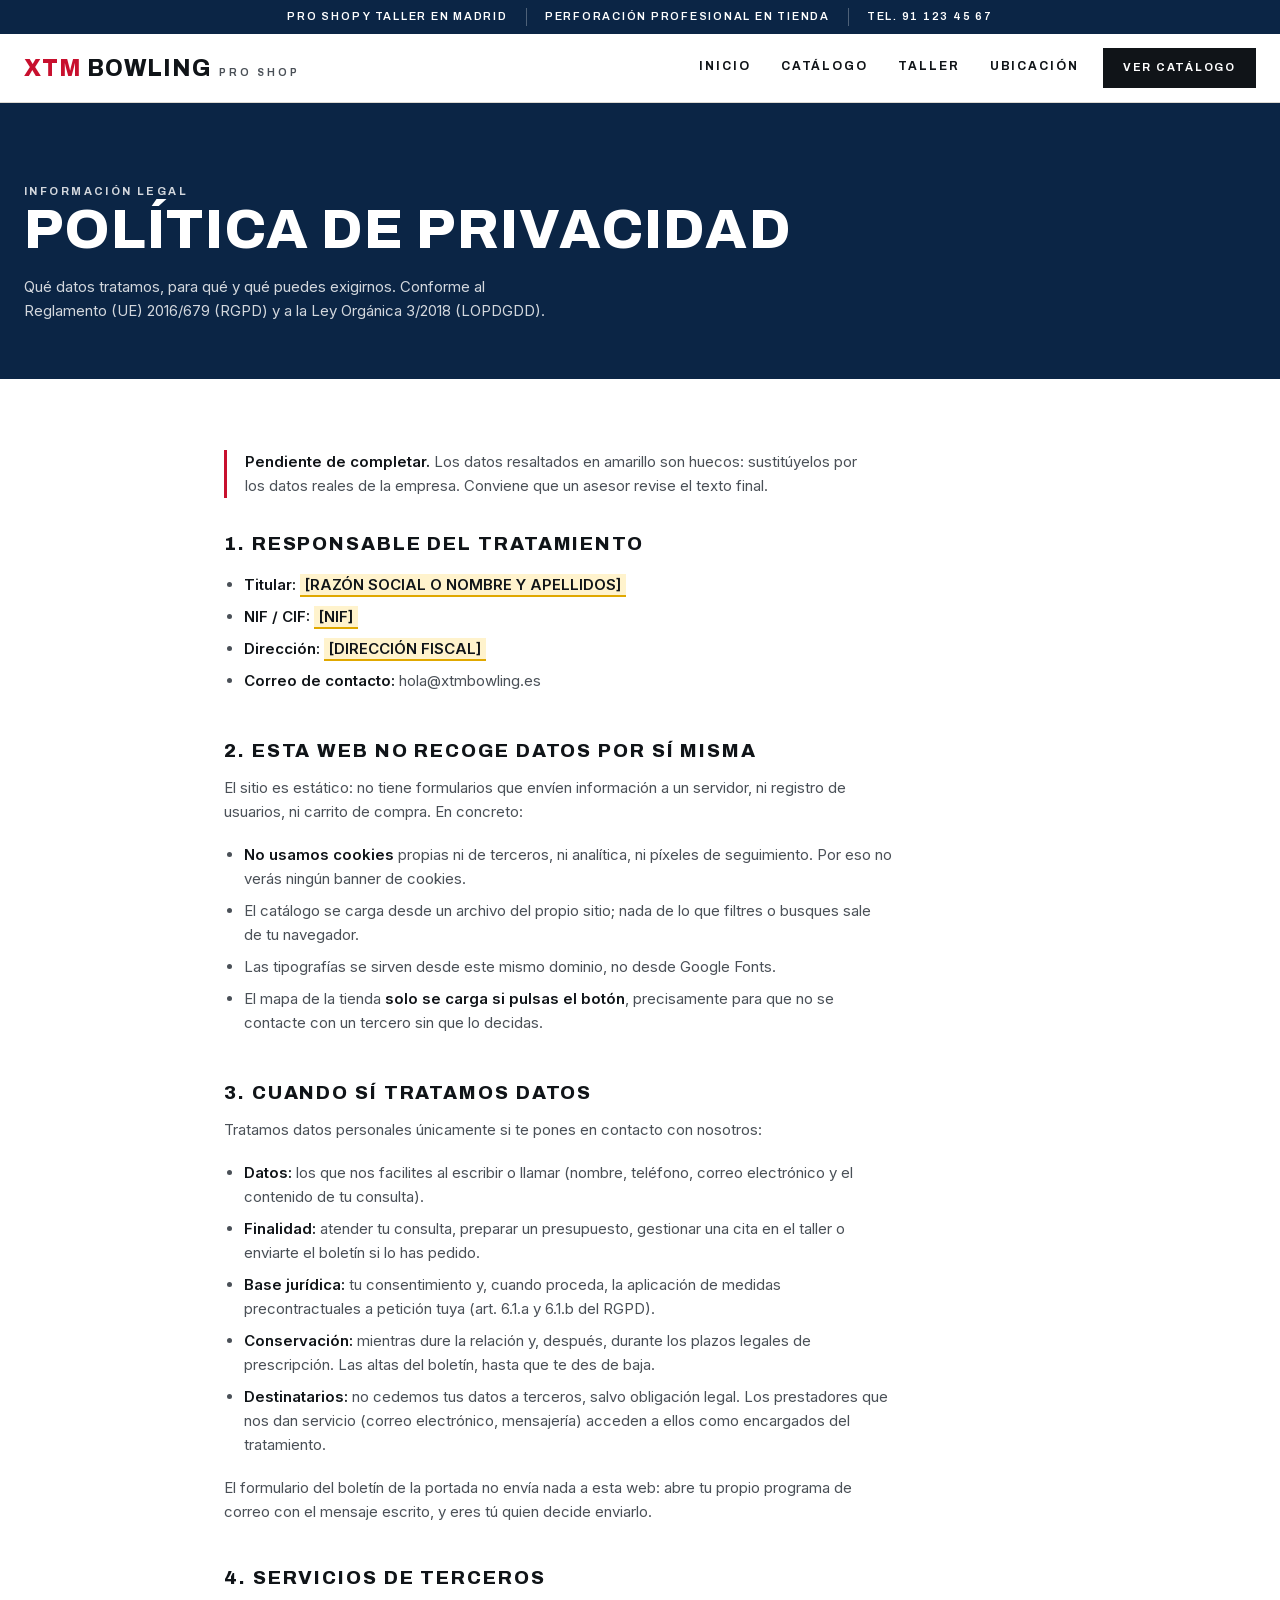
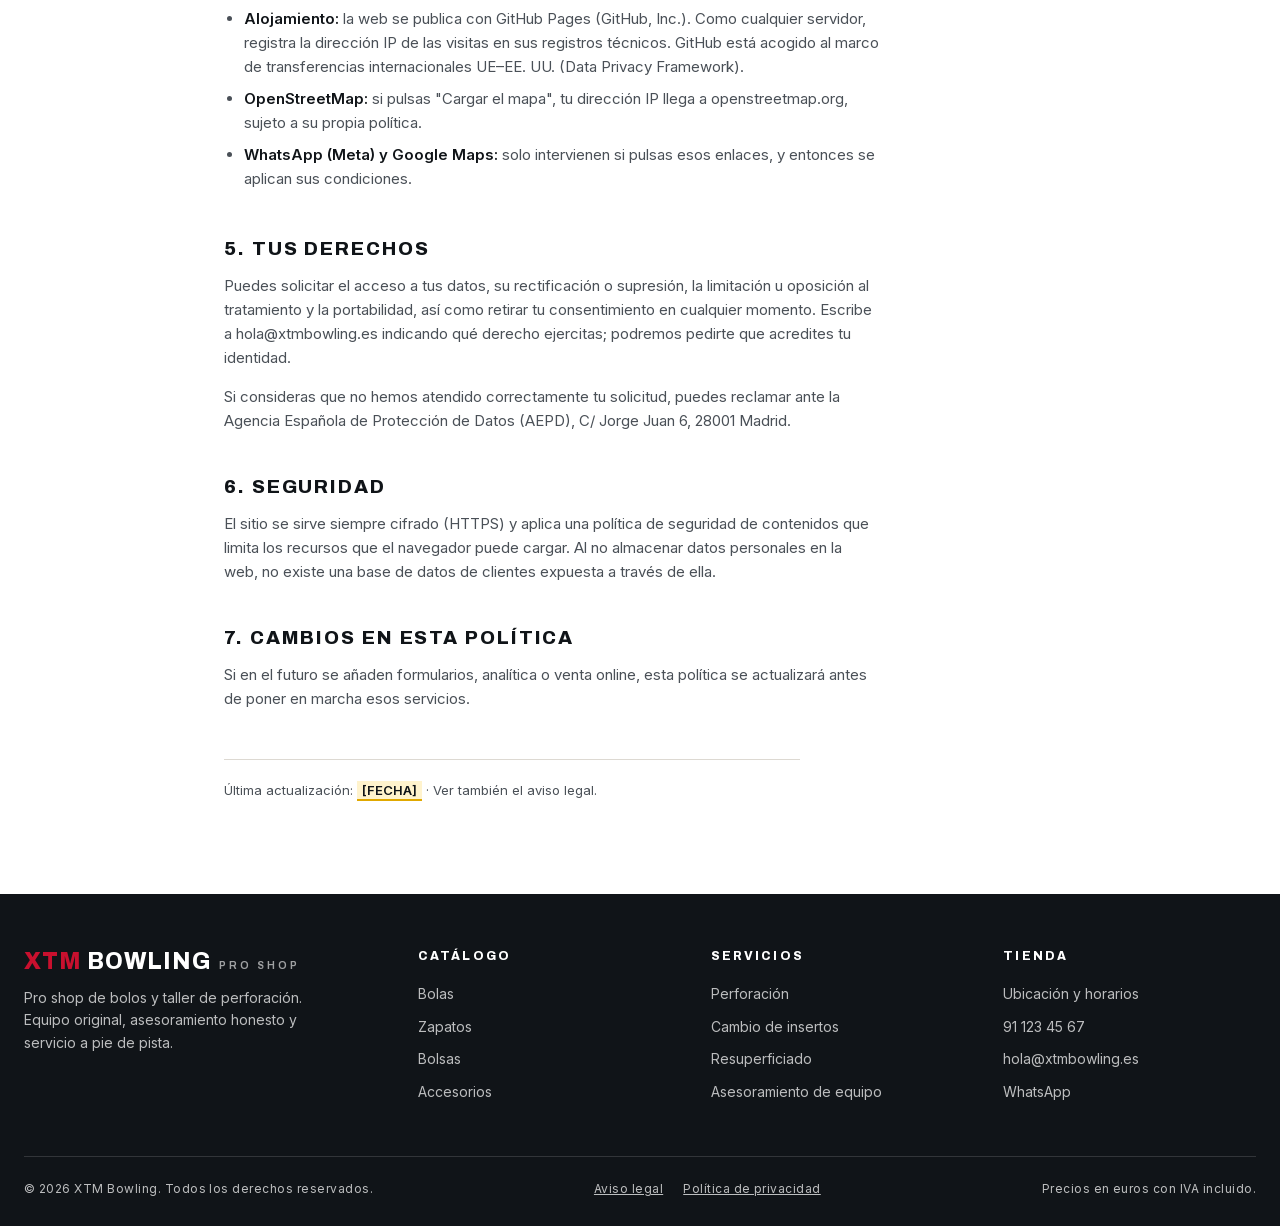
<file: privacidad.html>
<!doctype html>
<html lang="es-ES">
<head>
<meta charset="utf-8">
<meta name="viewport" content="width=device-width, initial-scale=1">
<title>Política de privacidad — XTM Bowling</title>
<meta name="description" content="Qué datos trata XTM Bowling, con qué finalidad y qué derechos tienes. Esta web no usa cookies ni analítica.">
<meta name="robots" content="noindex, follow">
<meta name="theme-color" content="#0b2545">
<link rel="icon" href="favicon.ico" sizes="any">
<link rel="icon" href="assets/img/favicon-source.svg" type="image/svg+xml">
<link rel="apple-touch-icon" href="assets/img/apple-touch-icon.png">
<meta http-equiv="Content-Security-Policy" content="default-src 'self'; script-src 'self'; style-src 'self'; font-src 'self'; img-src 'self' data:; connect-src 'self'; frame-src https://www.openstreetmap.org; form-action 'self'; base-uri 'self'; object-src 'none'">
<meta name="referrer" content="strict-origin-when-cross-origin">
<link rel="preload" href="assets/fonts/archivo-latin.woff2" as="font" type="font/woff2" crossorigin>
<link rel="preload" href="assets/fonts/inter-latin.woff2" as="font" type="font/woff2" crossorigin>
<link rel="stylesheet" href="assets/css/fonts.css">
<link rel="stylesheet" href="assets/css/styles.css">
</head>
<body>
<a class="skip-link" href="#main">Saltar al contenido</a>

<div class="topbar">
  <div class="wrap">
    <span>Pro shop y taller en Madrid</span>
    <span>Perforación profesional en tienda</span>
    <span>Tel. 91 123 45 67</span>
  </div>
</div>

<header class="site-header">
  <div class="wrap site-header__inner">
    <a class="logo" href="index.html">
      <span><span class="logo__mark">XTM</span> Bowling</span>
      <span class="logo__sub">Pro Shop</span>
    </a>
    <button class="nav-toggle" type="button" aria-expanded="false" aria-controls="nav" aria-label="Abrir menú">
      <span></span>
    </button>
    <nav class="nav" id="nav" aria-label="Navegación principal">
      <a href="index.html">Inicio</a>
      <a href="catalogo.html">Catálogo</a>
      <a href="catalogo.html#servicios">Taller</a>
      <a href="ubicacion.html">Ubicación</a>
    </nav>
    <div class="header-actions">
      <a class="btn btn--sm" href="catalogo.html">Ver catálogo</a>
    </div>
  </div>
</header>

<main id="main">

  <section class="page-hero">
    <div class="wrap">
      <p class="eyebrow eyebrow--light">Información legal</p>
      <h1>Política de privacidad</h1>
      <p>Qué datos tratamos, para qué y qué puedes exigirnos. Conforme al Reglamento (UE) 2016/679 (RGPD) y a la Ley Orgánica 3/2018 (LOPDGDD).</p>
    </div>
  </section>

  <section class="legal">
    <div class="wrap wrap--narrow">

      <p class="legal__intro"><strong>Pendiente de completar.</strong> Los datos resaltados en amarillo son huecos: sustitúyelos por los datos reales de la empresa. Conviene que un asesor revise el texto final.</p>

      <h2>1. Responsable del tratamiento</h2>
      <ul>
        <li><strong>Titular:</strong> <span class="dato-pendiente">[RAZÓN SOCIAL O NOMBRE Y APELLIDOS]</span></li>
        <li><strong>NIF / CIF:</strong> <span class="dato-pendiente">[NIF]</span></li>
        <li><strong>Dirección:</strong> <span class="dato-pendiente">[DIRECCIÓN FISCAL]</span></li>
        <li><strong>Correo de contacto:</strong> <a href="mailto:hola@xtmbowling.es">hola@xtmbowling.es</a></li>
      </ul>

      <h2>2. Esta web no recoge datos por sí misma</h2>
      <p>El sitio es estático: no tiene formularios que envíen información a un servidor, ni registro de usuarios, ni carrito de compra. En concreto:</p>
      <ul>
        <li><strong>No usamos cookies</strong> propias ni de terceros, ni analítica, ni píxeles de seguimiento. Por eso no verás ningún banner de cookies.</li>
        <li>El catálogo se carga desde un archivo del propio sitio; nada de lo que filtres o busques sale de tu navegador.</li>
        <li>Las tipografías se sirven desde este mismo dominio, no desde Google Fonts.</li>
        <li>El mapa de la tienda <strong>solo se carga si pulsas el botón</strong>, precisamente para que no se contacte con un tercero sin que lo decidas.</li>
      </ul>

      <h2>3. Cuando sí tratamos datos</h2>
      <p>Tratamos datos personales únicamente si te pones en contacto con nosotros:</p>
      <ul>
        <li><strong>Datos:</strong> los que nos facilites al escribir o llamar (nombre, teléfono, correo electrónico y el contenido de tu consulta).</li>
        <li><strong>Finalidad:</strong> atender tu consulta, preparar un presupuesto, gestionar una cita en el taller o enviarte el boletín si lo has pedido.</li>
        <li><strong>Base jurídica:</strong> tu consentimiento y, cuando proceda, la aplicación de medidas precontractuales a petición tuya (art. 6.1.a y 6.1.b del RGPD).</li>
        <li><strong>Conservación:</strong> mientras dure la relación y, después, durante los plazos legales de prescripción. Las altas del boletín, hasta que te des de baja.</li>
        <li><strong>Destinatarios:</strong> no cedemos tus datos a terceros, salvo obligación legal. Los prestadores que nos dan servicio (correo electrónico, mensajería) acceden a ellos como encargados del tratamiento.</li>
      </ul>
      <p>El formulario del boletín de la portada no envía nada a esta web: abre tu propio programa de correo con el mensaje escrito, y eres tú quien decide enviarlo.</p>

      <h2>4. Servicios de terceros</h2>
      <ul>
        <li><strong>Alojamiento:</strong> la web se publica con GitHub Pages (GitHub, Inc.). Como cualquier servidor, registra la dirección IP de las visitas en sus registros técnicos. GitHub está acogido al marco de transferencias internacionales UE–EE. UU. (Data Privacy Framework).</li>
        <li><strong>OpenStreetMap:</strong> si pulsas "Cargar el mapa", tu dirección IP llega a openstreetmap.org, sujeto a su propia política.</li>
        <li><strong>WhatsApp (Meta) y Google Maps:</strong> solo intervienen si pulsas esos enlaces, y entonces se aplican sus condiciones.</li>
      </ul>

      <h2>5. Tus derechos</h2>
      <p>Puedes solicitar el acceso a tus datos, su rectificación o supresión, la limitación u oposición al tratamiento y la portabilidad, así como retirar tu consentimiento en cualquier momento. Escribe a <a href="mailto:hola@xtmbowling.es">hola@xtmbowling.es</a> indicando qué derecho ejercitas; podremos pedirte que acredites tu identidad.</p>
      <p>Si consideras que no hemos atendido correctamente tu solicitud, puedes reclamar ante la Agencia Española de Protección de Datos (AEPD), C/ Jorge Juan 6, 28001 Madrid.</p>

      <h2>6. Seguridad</h2>
      <p>El sitio se sirve siempre cifrado (HTTPS) y aplica una política de seguridad de contenidos que limita los recursos que el navegador puede cargar. Al no almacenar datos personales en la web, no existe una base de datos de clientes expuesta a través de ella.</p>

      <h2>7. Cambios en esta política</h2>
      <p>Si en el futuro se añaden formularios, analítica o venta online, esta política se actualizará antes de poner en marcha esos servicios.</p>

      <p class="legal__fecha">Última actualización: <span class="dato-pendiente">[FECHA]</span> · Ver también el <a href="aviso-legal.html">aviso legal</a>.</p>

    </div>
  </section>

</main>

<footer class="site-footer">
  <div class="wrap">
    <div class="footer-grid">
      <div class="footer-about">
        <a class="logo" href="index.html">
          <span><span class="logo__mark">XTM</span> Bowling</span>
          <span class="logo__sub">Pro Shop</span>
        </a>
        <p>Pro shop de bolos y taller de perforación. Equipo original, asesoramiento honesto y servicio a pie de pista.</p>
      </div>
      <div>
        <h3>Catálogo</h3>
        <ul>
          <li><a href="catalogo.html?categoria=Bolas">Bolas</a></li>
          <li><a href="catalogo.html?categoria=Zapatos">Zapatos</a></li>
          <li><a href="catalogo.html?categoria=Bolsas">Bolsas</a></li>
          <li><a href="catalogo.html?categoria=Accesorios">Accesorios</a></li>
        </ul>
      </div>
      <div>
        <h3>Servicios</h3>
        <ul>
          <li><a href="catalogo.html#servicios">Perforación</a></li>
          <li><a href="catalogo.html#servicios">Cambio de insertos</a></li>
          <li><a href="catalogo.html#servicios">Resuperficiado</a></li>
          <li><a href="catalogo.html#servicios">Asesoramiento de equipo</a></li>
        </ul>
      </div>
      <div>
        <h3>Tienda</h3>
        <ul>
          <li><a href="ubicacion.html">Ubicación y horarios</a></li>
          <li><a href="tel:+34911234567">91 123 45 67</a></li>
          <li><a href="mailto:hola@xtmbowling.es">hola@xtmbowling.es</a></li>
          <li><a href="https://wa.me/34600123456" rel="noopener">WhatsApp</a></li>
        </ul>
      </div>
    </div>
    <div class="footer-bottom">
      <span>© <span data-year>2026</span> XTM Bowling. Todos los derechos reservados.</span>
      <nav class="footer-legal" aria-label="Información legal">
        <a href="aviso-legal.html">Aviso legal</a>
        <a href="privacidad.html">Política de privacidad</a>
      </nav>
      <span>Precios en euros con IVA incluido.</span>
    </div>
  </div>
</footer>

<script src="assets/js/main.js"></script>
</body>
</html>
</file>
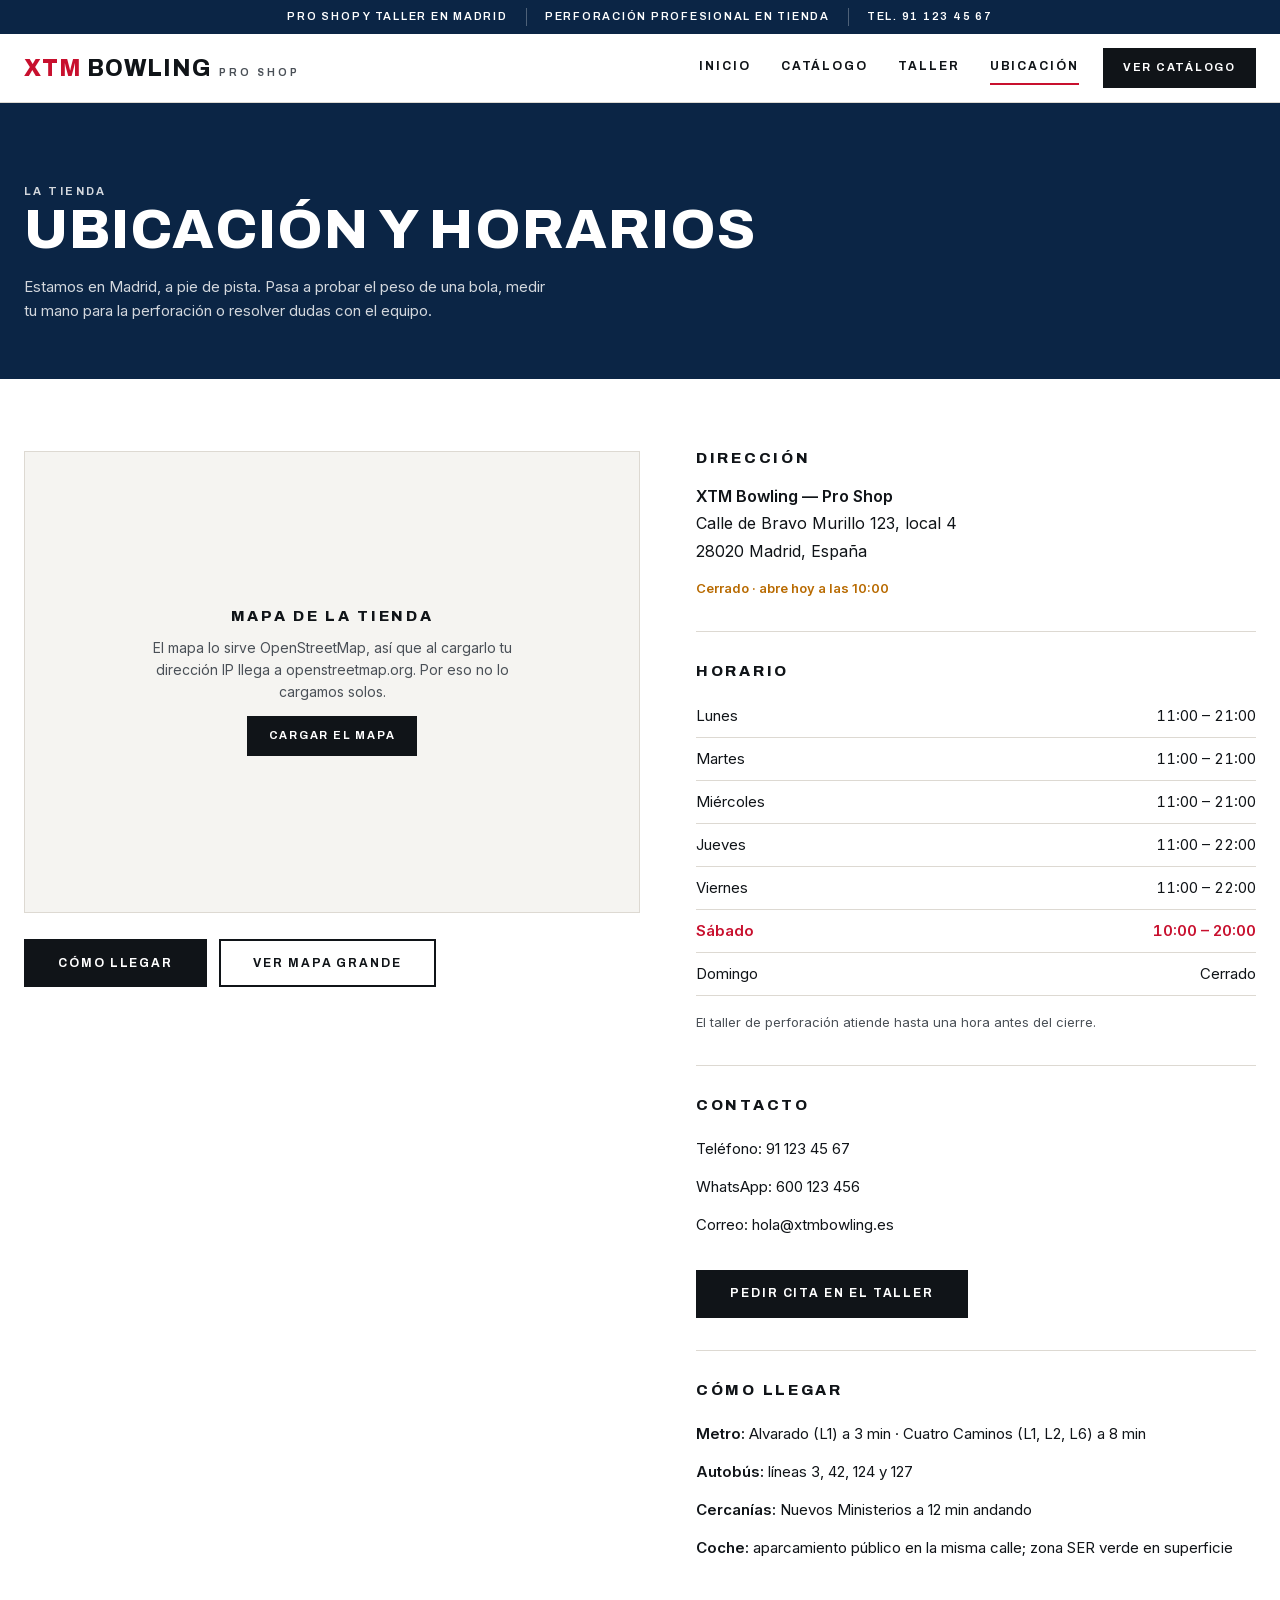
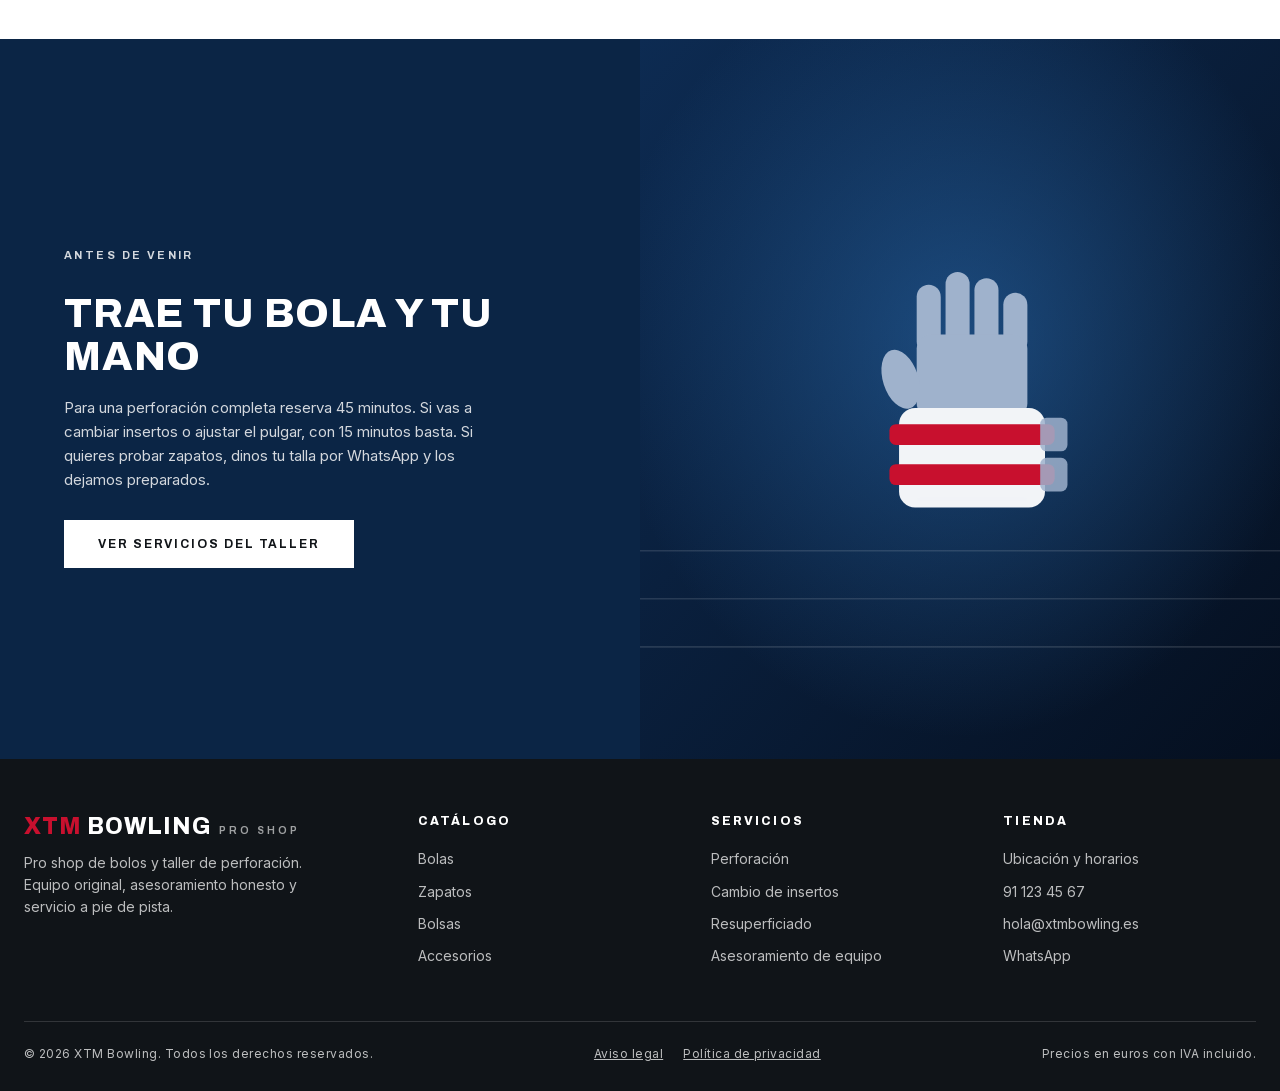
<file: ubicacion.html>
<!doctype html>
<html lang="es-ES">
<head>
<meta charset="utf-8">
<meta name="viewport" content="width=device-width, initial-scale=1">
<title>Ubicación y horarios — XTM Bowling</title>
<meta name="description" content="XTM Bowling está en Madrid: dirección, horarios, teléfono y cómo llegar en metro, autobús o coche al pro shop y taller de perforación.">
<meta name="theme-color" content="#0b2545">
<link rel="icon" href="favicon.ico" sizes="any">
<link rel="icon" href="assets/img/favicon-source.svg" type="image/svg+xml">
<link rel="apple-touch-icon" href="assets/img/apple-touch-icon.png">
<meta http-equiv="Content-Security-Policy" content="default-src 'self'; script-src 'self'; style-src 'self'; font-src 'self'; img-src 'self' data:; connect-src 'self'; frame-src https://www.openstreetmap.org; form-action 'self'; base-uri 'self'; object-src 'none'">
<meta name="referrer" content="strict-origin-when-cross-origin">
<link rel="preload" href="assets/fonts/archivo-latin.woff2" as="font" type="font/woff2" crossorigin>
<link rel="preload" href="assets/fonts/inter-latin.woff2" as="font" type="font/woff2" crossorigin>
<link rel="stylesheet" href="assets/css/fonts.css">
<link rel="stylesheet" href="assets/css/styles.css">
</head>
<body>
<a class="skip-link" href="#main">Saltar al contenido</a>

<div class="topbar">
  <div class="wrap">
    <span>Pro shop y taller en Madrid</span>
    <span>Perforación profesional en tienda</span>
    <span>Tel. 91 123 45 67</span>
  </div>
</div>

<header class="site-header">
  <div class="wrap site-header__inner">
    <a class="logo" href="index.html">
      <span><span class="logo__mark">XTM</span> Bowling</span>
      <span class="logo__sub">Pro Shop</span>
    </a>
    <button class="nav-toggle" type="button" aria-expanded="false" aria-controls="nav" aria-label="Abrir menú">
      <span></span>
    </button>
    <nav class="nav" id="nav" aria-label="Navegación principal">
      <a href="index.html">Inicio</a>
      <a href="catalogo.html">Catálogo</a>
      <a href="catalogo.html#servicios">Taller</a>
      <a href="ubicacion.html" aria-current="page">Ubicación</a>
    </nav>
    <div class="header-actions">
      <a class="btn btn--sm" href="catalogo.html">Ver catálogo</a>
    </div>
  </div>
</header>

<main id="main">

  <section class="page-hero">
    <div class="wrap">
      <p class="eyebrow eyebrow--light">La tienda</p>
      <h1>Ubicación y horarios</h1>
      <p>Estamos en Madrid, a pie de pista. Pasa a probar el peso de una bola, medir tu mano para la perforación o resolver dudas con el equipo.</p>
    </div>
  </section>

  <section class="section">
    <div class="wrap">
      <div class="store">

        <div>
          <div class="map-frame" id="map-frame">
            <div class="map-consent" id="map-consent">
              <h3>Mapa de la tienda</h3>
              <p>El mapa lo sirve OpenStreetMap, así que al cargarlo tu dirección IP llega a openstreetmap.org. Por eso no lo cargamos solos.</p>
              <button class="btn btn--sm" type="button" id="map-load">Cargar el mapa</button>
            </div>
          </div>
          <div class="store-actions">
            <a class="btn" href="https://www.google.com/maps/dir/?api=1&amp;destination=Calle+de+Bravo+Murillo+123,+28020+Madrid" rel="noopener">Cómo llegar</a>
            <a class="btn btn--ghost" href="https://www.openstreetmap.org/?mlat=40.4557&amp;mlon=-3.7004#map=17/40.4557/-3.7004" rel="noopener">Ver mapa grande</a>
          </div>
        </div>

        <div>
          <div class="info-block">
            <h2>Dirección</h2>
            <address>
              <strong>XTM Bowling — Pro Shop</strong><br>
              Calle de Bravo Murillo 123, local 4<br>
              28020 Madrid, España
            </address>
            <p id="estado-tienda" class="stock" role="status"></p>
          </div>

          <div class="info-block">
            <h2>Horario</h2>
            <table class="hours">
              <tbody>
                <tr data-day="1"><th scope="row">Lunes</th><td>11:00 – 21:00</td></tr>
                <tr data-day="2"><th scope="row">Martes</th><td>11:00 – 21:00</td></tr>
                <tr data-day="3"><th scope="row">Miércoles</th><td>11:00 – 21:00</td></tr>
                <tr data-day="4"><th scope="row">Jueves</th><td>11:00 – 22:00</td></tr>
                <tr data-day="5"><th scope="row">Viernes</th><td>11:00 – 22:00</td></tr>
                <tr data-day="6"><th scope="row">Sábado</th><td>10:00 – 20:00</td></tr>
                <tr data-day="0"><th scope="row">Domingo</th><td>Cerrado</td></tr>
              </tbody>
            </table>
            <p class="nota">El taller de perforación atiende hasta una hora antes del cierre.</p>
          </div>

          <div class="info-block">
            <h2>Contacto</h2>
            <ul class="contact-list">
              <li>Teléfono: <a href="tel:+34911234567">91 123 45 67</a></li>
              <li>WhatsApp: <a href="https://wa.me/34600123456" rel="noopener">600 123 456</a></li>
              <li>Correo: <a href="mailto:hola@xtmbowling.es">hola@xtmbowling.es</a></li>
            </ul>
            <div class="store-actions">
              <a class="btn" href="https://wa.me/34600123456?text=Hola%2C%20quiero%20pedir%20cita%20para%20perforar%20una%20bola." rel="noopener">Pedir cita en el taller</a>
            </div>
          </div>

          <div class="info-block">
            <h2>Cómo llegar</h2>
            <ul class="contact-list">
              <li><strong>Metro:</strong> Alvarado (L1) a 3 min · Cuatro Caminos (L1, L2, L6) a 8 min</li>
              <li><strong>Autobús:</strong> líneas 3, 42, 124 y 127</li>
              <li><strong>Cercanías:</strong> Nuevos Ministerios a 12 min andando</li>
              <li><strong>Coche:</strong> aparcamiento público en la misma calle; zona SER verde en superficie</li>
            </ul>
          </div>
        </div>

      </div>
    </div>
  </section>

  <section class="editorial">
    <div class="editorial__body">
      <p class="eyebrow eyebrow--light">Antes de venir</p>
      <h2>Trae tu bola y tu mano</h2>
      <p>Para una perforación completa reserva 45 minutos. Si vas a cambiar insertos o ajustar el pulgar, con 15 minutos basta. Si quieres probar zapatos, dinos tu talla por WhatsApp y los dejamos preparados.</p>
      <a class="btn btn--light" href="catalogo.html#servicios">Ver servicios del taller</a>
    </div>
    <div class="editorial__media">
      <img src="assets/img/editorial-taller.svg" alt="Taller de perforación de XTM Bowling" width="800" height="900">
    </div>
  </section>

</main>

<footer class="site-footer">
  <div class="wrap">
    <div class="footer-grid">
      <div class="footer-about">
        <a class="logo" href="index.html">
          <span><span class="logo__mark">XTM</span> Bowling</span>
          <span class="logo__sub">Pro Shop</span>
        </a>
        <p>Pro shop de bolos y taller de perforación. Equipo original, asesoramiento honesto y servicio a pie de pista.</p>
      </div>
      <div>
        <h3>Catálogo</h3>
        <ul>
          <li><a href="catalogo.html?categoria=Bolas">Bolas</a></li>
          <li><a href="catalogo.html?categoria=Zapatos">Zapatos</a></li>
          <li><a href="catalogo.html?categoria=Bolsas">Bolsas</a></li>
          <li><a href="catalogo.html?categoria=Accesorios">Accesorios</a></li>
        </ul>
      </div>
      <div>
        <h3>Servicios</h3>
        <ul>
          <li><a href="catalogo.html#servicios">Perforación</a></li>
          <li><a href="catalogo.html#servicios">Cambio de insertos</a></li>
          <li><a href="catalogo.html#servicios">Resuperficiado</a></li>
          <li><a href="catalogo.html#servicios">Asesoramiento de equipo</a></li>
        </ul>
      </div>
      <div>
        <h3>Tienda</h3>
        <ul>
          <li><a href="ubicacion.html">Ubicación y horarios</a></li>
          <li><a href="tel:+34911234567">91 123 45 67</a></li>
          <li><a href="mailto:hola@xtmbowling.es">hola@xtmbowling.es</a></li>
          <li><a href="https://wa.me/34600123456" rel="noopener">WhatsApp</a></li>
        </ul>
      </div>
    </div>
    <div class="footer-bottom">
      <span>© <span data-year>2026</span> XTM Bowling. Todos los derechos reservados.</span>
      <nav class="footer-legal" aria-label="Información legal">
        <a href="aviso-legal.html">Aviso legal</a>
        <a href="privacidad.html">Política de privacidad</a>
      </nav>
      <span>Precios en euros con IVA incluido.</span>
    </div>
  </div>
</footer>

<script src="assets/js/main.js"></script>
<script src="assets/js/ubicacion.js"></script>
</body>
</html>
</file>
<file: assets/css/fonts.css>
/* Tipografías autoalojadas (Archivo e Inter, variables, subconjuntos latinos).
   Se sirven desde este dominio para no enviar la IP de cada visitante a Google.
   Generadas desde Google Fonts; licencia SIL Open Font License 1.1. */

@font-face {
 
  font-family: 'Archivo';
  font-style: normal;
  font-weight: 500 800;
  font-stretch: 100%;
  font-display: swap;
  src: url(../fonts/archivo-latin-ext.woff2) format('woff2');
  unicode-range: U+0100-02BA, U+02BD-02C5, U+02C7-02CC, U+02CE-02D7, U+02DD-02FF, U+0304, U+0308, U+0329, U+1D00-1DBF, U+1E00-1E9F, U+1EF2-1EFF, U+2020, U+20A0-20AB, U+20AD-20C4, U+2113, U+2C60-2C7F, U+A720-A7FF;
}

@font-face {
 
  font-family: 'Archivo';
  font-style: normal;
  font-weight: 500 800;
  font-stretch: 100%;
  font-display: swap;
  src: url(../fonts/archivo-latin.woff2) format('woff2');
  unicode-range: U+0000-00FF, U+0131, U+0152-0153, U+02BB-02BC, U+02C6, U+02DA, U+02DC, U+0304, U+0308, U+0329, U+2000-206F, U+20AC, U+2122, U+2191, U+2193, U+2212, U+2215, U+FEFF, U+FFFD;
}

@font-face {
 
  font-family: 'Inter';
  font-style: normal;
  font-weight: 400 600;
  font-display: swap;
  src: url(../fonts/inter-latin-ext.woff2) format('woff2');
  unicode-range: U+0100-02BA, U+02BD-02C5, U+02C7-02CC, U+02CE-02D7, U+02DD-02FF, U+0304, U+0308, U+0329, U+1D00-1DBF, U+1E00-1E9F, U+1EF2-1EFF, U+2020, U+20A0-20AB, U+20AD-20C4, U+2113, U+2C60-2C7F, U+A720-A7FF;
}

@font-face {
 
  font-family: 'Inter';
  font-style: normal;
  font-weight: 400 600;
  font-display: swap;
  src: url(../fonts/inter-latin.woff2) format('woff2');
  unicode-range: U+0000-00FF, U+0131, U+0152-0153, U+02BB-02BC, U+02C6, U+02DA, U+02DC, U+0304, U+0308, U+0329, U+2000-206F, U+20AC, U+2122, U+2191, U+2193, U+2212, U+2215, U+FEFF, U+FFFD;
}
</file>
<file: assets/css/styles.css>
/* ==========================================================================
   XTM Bowling — hoja de estilos principal
   Estructura:
     1. Tokens y reset
     2. Tipografía y utilidades
     3. Botones
     4. Barra superior, header y navegación
     5. Hero
     6. Secciones de inicio (categorías, destacados, editorial, servicios)
     7. Catálogo (filtros, grid de productos, modal)
     8. Ubicación (mapa, horarios, contacto)
     9. Newsletter y footer
    10. Responsive
   ========================================================================== */

/* 1. Tokens y reset ------------------------------------------------------- */

:root {
  --ink: #101418;
  --ink-soft: #4a5057;
  --navy: #0b2545;
  --navy-deep: #071a33;
  --red: #c8102e;
  --red-dark: #a00d25;
  --bone: #f5f4f1;
  --grey: #ebe9e4;
  --line: #ddd9d2;
  --white: #ffffff;

  --display: "Archivo", "Helvetica Neue", Helvetica, Arial, sans-serif;
  --body: "Inter", -apple-system, BlinkMacSystemFont, "Segoe UI", Roboto, Arial, sans-serif;

  --gutter: 24px;
  --maxw: 1360px;
  --header-h: 68px;
  --topbar-h: 34px;
}

*,
*::before,
*::after {
  box-sizing: border-box;
}

html {
  -webkit-text-size-adjust: 100%;
  scroll-behavior: smooth;
}

body {
  margin: 0;
  background: var(--white);
  color: var(--ink);
  font-family: var(--body);
  font-size: 15px;
  line-height: 1.6;
  -webkit-font-smoothing: antialiased;
}

img,
svg {
  max-width: 100%;
  display: block;
}

a {
  color: inherit;
  text-decoration: none;
}

button {
  font: inherit;
  color: inherit;
  cursor: pointer;
}

[hidden] {
  display: none !important;
}

.skip-link {
  position: absolute;
  left: -9999px;
  top: 0;
  background: var(--navy);
  color: #fff;
  padding: 12px 18px;
  z-index: 200;
}

.skip-link:focus {
  left: 8px;
  top: 8px;
}

:focus-visible {
  outline: 2px solid var(--red);
  outline-offset: 2px;
}

/* 2. Tipografía y utilidades ---------------------------------------------- */

.wrap {
  width: 100%;
  max-width: var(--maxw);
  margin: 0 auto;
  padding-inline: var(--gutter);
}

.wrap--narrow {
  max-width: 880px;
}

h1,
h2,
h3,
h4 {
  font-family: var(--display);
  font-weight: 800;
  text-transform: uppercase;
  letter-spacing: 0.02em;
  line-height: 1.05;
  margin: 0;
}

.eyebrow {
  font-family: var(--display);
  font-size: 11px;
  font-weight: 700;
  letter-spacing: 0.22em;
  text-transform: uppercase;
  color: var(--red);
  margin: 0 0 14px;
}

.eyebrow--light {
  color: rgba(255, 255, 255, 0.75);
}

.section {
  padding: 72px 0;
}

.section--bone {
  background: var(--bone);
}

.section--tight {
  padding: 48px 0;
}

.section-head {
  display: flex;
  align-items: flex-end;
  justify-content: space-between;
  gap: 24px;
  margin-bottom: 36px;
}

.section-head h2 {
  font-size: clamp(26px, 3.4vw, 40px);
}

.section-head p {
  margin: 10px 0 0;
  max-width: 54ch;
  color: var(--ink-soft);
}

.text-link {
  font-family: var(--display);
  font-size: 12px;
  font-weight: 700;
  letter-spacing: 0.16em;
  text-transform: uppercase;
  border-bottom: 2px solid var(--ink);
  padding-bottom: 3px;
  white-space: nowrap;
  transition: color 0.2s, border-color 0.2s;
}

.text-link:hover {
  color: var(--red);
  border-color: var(--red);
}

/* 3. Botones -------------------------------------------------------------- */

.btn {
  display: inline-flex;
  align-items: center;
  justify-content: center;
  gap: 10px;
  min-height: 48px;
  padding: 0 32px;
  border: 2px solid var(--ink);
  background: var(--ink);
  color: #fff;
  font-family: var(--display);
  font-size: 12px;
  font-weight: 700;
  letter-spacing: 0.16em;
  text-transform: uppercase;
  transition: background 0.2s, border-color 0.2s, color 0.2s;
}

.btn:hover {
  background: var(--red);
  border-color: var(--red);
}

.btn--ghost {
  background: transparent;
  color: var(--ink);
}

.btn--ghost:hover {
  background: var(--ink);
  border-color: var(--ink);
  color: #fff;
}

.btn--light {
  background: #fff;
  border-color: #fff;
  color: var(--ink);
}

.btn--light:hover {
  background: var(--red);
  border-color: var(--red);
  color: #fff;
}

.btn--outline-light {
  background: transparent;
  border-color: rgba(255, 255, 255, 0.85);
  color: #fff;
}

.btn--outline-light:hover {
  background: #fff;
  border-color: #fff;
  color: var(--ink);
}

.btn--block {
  width: 100%;
}

.btn--sm {
  min-height: 40px;
  padding: 0 20px;
  font-size: 11px;
}

/* 4. Barra superior, header y navegación ---------------------------------- */

.topbar {
  background: var(--navy);
  color: #fff;
  min-height: var(--topbar-h);
  display: flex;
  align-items: center;
  font-family: var(--display);
  font-size: 11px;
  font-weight: 600;
  letter-spacing: 0.16em;
  text-transform: uppercase;
}

.topbar .wrap {
  display: flex;
  align-items: center;
  justify-content: center;
  gap: 18px;
  text-align: center;
}

.topbar span + span {
  border-left: 1px solid rgba(255, 255, 255, 0.28);
  padding-left: 18px;
}

.site-header {
  position: sticky;
  top: 0;
  z-index: 80;
  background: #fff;
  border-bottom: 1px solid var(--line);
}

.site-header__inner {
  display: flex;
  align-items: center;
  gap: 24px;
  min-height: var(--header-h);
}

.logo {
  display: inline-flex;
  align-items: baseline;
  gap: 7px;
  font-family: var(--display);
  font-weight: 800;
  font-size: 23px;
  letter-spacing: 0.04em;
  text-transform: uppercase;
  line-height: 1;
}

.logo__mark {
  color: var(--red);
}

.logo__sub {
  font-size: 10px;
  font-weight: 700;
  letter-spacing: 0.3em;
  color: var(--ink-soft);
}

.nav {
  display: flex;
  align-items: center;
  gap: 30px;
  margin-left: auto;
}

.nav a {
  font-family: var(--display);
  font-size: 12px;
  font-weight: 700;
  letter-spacing: 0.16em;
  text-transform: uppercase;
  padding: 6px 0;
  border-bottom: 2px solid transparent;
  transition: color 0.2s, border-color 0.2s;
}

.nav a:hover {
  color: var(--red);
}

.nav a[aria-current="page"] {
  border-color: var(--red);
}

.header-actions {
  display: flex;
  align-items: center;
  gap: 10px;
}

.header-actions .btn--sm {
  padding: 0 18px;
}

.nav-toggle {
  display: none;
  width: 44px;
  height: 44px;
  margin-left: auto;
  border: 1px solid var(--line);
  background: #fff;
  align-items: center;
  justify-content: center;
}

.nav-toggle span {
  display: block;
  width: 20px;
  height: 2px;
  background: var(--ink);
  position: relative;
}

.nav-toggle span::before,
.nav-toggle span::after {
  content: "";
  position: absolute;
  left: 0;
  width: 20px;
  height: 2px;
  background: var(--ink);
}

.nav-toggle span::before {
  top: -6px;
}

.nav-toggle span::after {
  top: 6px;
}

/* 5. Hero ----------------------------------------------------------------- */

.hero {
  position: relative;
  background: var(--navy-deep);
  color: #fff;
  overflow: hidden;
  min-height: 560px;
  display: flex;
  align-items: flex-end;
}

.hero__media {
  position: absolute;
  inset: 0;
}

.hero__media img {
  width: 100%;
  height: 100%;
  object-fit: cover;
}

.hero__scrim {
  position: absolute;
  inset: 0;
  background: linear-gradient(
    100deg,
    rgba(5, 16, 31, 0.88) 0%,
    rgba(5, 16, 31, 0.55) 48%,
    rgba(5, 16, 31, 0.15) 100%
  );
}

.hero__inner {
  position: relative;
  padding: 96px 0 72px;
}

.hero__content {
  max-width: 620px;
}

.hero h1 {
  font-size: clamp(38px, 6.6vw, 76px);
  letter-spacing: -0.01em;
}

.hero p {
  margin: 20px 0 32px;
  font-size: 17px;
  max-width: 48ch;
  color: rgba(255, 255, 255, 0.86);
}

.hero__actions {
  display: flex;
  flex-wrap: wrap;
  gap: 14px;
}

.page-hero {
  background: var(--navy);
  color: #fff;
  padding: 64px 0 56px;
}

.page-hero h1 {
  font-size: clamp(32px, 5vw, 56px);
}

.page-hero p {
  margin: 16px 0 0;
  max-width: 58ch;
  color: rgba(255, 255, 255, 0.82);
}

/* Página 404 */
.error-page {
  background: var(--navy);
  color: #fff;
  padding: 96px 0 104px;
  text-align: center;
}

.error-page__code {
  font-family: var(--display);
  font-size: clamp(64px, 12vw, 132px);
  font-weight: 800;
  line-height: 1;
  letter-spacing: 0.04em;
  color: rgba(255, 255, 255, 0.14);
  margin: 0 0 8px;
}

.error-page h1 {
  font-size: clamp(28px, 4.4vw, 48px);
}

.error-page > .wrap > p {
  color: rgba(255, 255, 255, 0.82);
  max-width: 48ch;
  margin: 18px auto 32px;
}

.error-page .hero__actions {
  justify-content: center;
}

.error-page__help {
  font-size: 14px;
  margin-top: 36px !important;
}

.error-page__help a {
  color: #fff;
  text-decoration: underline;
}

/* 6. Secciones de inicio -------------------------------------------------- */

.cat-grid {
  display: grid;
  grid-template-columns: repeat(auto-fit, minmax(260px, 1fr));
  gap: 2px;
}

.cat-card {
  position: relative;
  display: flex;
  align-items: flex-end;
  min-height: 340px;
  padding: 26px;
  background: var(--grey);
  overflow: hidden;
}

.cat-card img {
  position: absolute;
  inset: 0;
  width: 100%;
  height: 100%;
  object-fit: cover;
  transition: transform 0.6s ease;
}

.cat-card::after {
  content: "";
  position: absolute;
  inset: 0;
  background: linear-gradient(to top, rgba(7, 26, 51, 0.82), rgba(7, 26, 51, 0.05) 70%);
}

.cat-card:hover img {
  transform: scale(1.05);
}

.cat-card__label {
  position: relative;
  color: #fff;
}

.cat-card__label h3 {
  font-size: 22px;
}

.cat-card__label span {
  display: inline-block;
  margin-top: 10px;
  font-family: var(--display);
  font-size: 11px;
  font-weight: 700;
  letter-spacing: 0.18em;
  text-transform: uppercase;
  border-bottom: 2px solid var(--red);
  padding-bottom: 2px;
}

.editorial {
  display: grid;
  grid-template-columns: 1fr 1fr;
  align-items: stretch;
  background: var(--navy);
  color: #fff;
}

.editorial__media {
  min-height: 420px;
  background: var(--navy-deep);
}

.editorial__media img {
  width: 100%;
  height: 100%;
  object-fit: cover;
}

.editorial__body {
  padding: clamp(32px, 5vw, 72px);
  display: flex;
  flex-direction: column;
  justify-content: center;
}

.editorial__body h2 {
  font-size: clamp(26px, 3.2vw, 42px);
}

.editorial__body p {
  color: rgba(255, 255, 255, 0.82);
  margin: 18px 0 28px;
  max-width: 46ch;
}

.editorial__body .btn {
  align-self: flex-start;
}

.services {
  display: grid;
  grid-template-columns: repeat(auto-fit, minmax(240px, 1fr));
  gap: 1px;
  background: var(--line);
  border: 1px solid var(--line);
}

.service {
  background: #fff;
  padding: 32px 28px;
}

.service__num {
  font-family: var(--display);
  font-size: 12px;
  font-weight: 800;
  letter-spacing: 0.2em;
  color: var(--red);
}

.service h3 {
  font-size: 17px;
  margin: 14px 0 10px;
}

.service p {
  margin: 0;
  color: var(--ink-soft);
  font-size: 14px;
}

/* 7. Catálogo ------------------------------------------------------------- */

.catalog {
  display: grid;
  grid-template-columns: 250px 1fr;
  gap: 48px;
  align-items: start;
  padding: 48px 0 80px;
}

.filters {
  position: sticky;
  top: calc(var(--header-h) + 16px);
}

.filters__head {
  display: flex;
  align-items: center;
  justify-content: space-between;
  padding-bottom: 14px;
  border-bottom: 2px solid var(--ink);
  margin-bottom: 8px;
}

.filters__head h2 {
  font-size: 14px;
  letter-spacing: 0.18em;
}

.filters__reset {
  border: 0;
  background: none;
  padding: 0;
  font-size: 12px;
  color: var(--ink-soft);
  text-decoration: underline;
}

.filter-group {
  border-bottom: 1px solid var(--line);
  padding: 20px 0;
}

.filter-group--last {
  border-bottom: 0;
}

.filter-group h3 {
  font-size: 12px;
  letter-spacing: 0.18em;
  margin-bottom: 14px;
}

.check {
  display: flex;
  align-items: center;
  gap: 10px;
  padding: 5px 0;
  font-size: 14px;
  cursor: pointer;
}

.check input {
  width: 16px;
  height: 16px;
  accent-color: var(--red);
  margin: 0;
  flex: 0 0 auto;
}

.check__count {
  margin-left: auto;
  color: var(--ink-soft);
  font-size: 12px;
}

.range-row {
  display: flex;
  align-items: center;
  gap: 10px;
  font-size: 13px;
}

.range-row input {
  flex: 1;
  accent-color: var(--red);
}

.field {
  width: 100%;
  min-height: 44px;
  padding: 0 12px;
  border: 1px solid var(--line);
  background: #fff;
  font-family: var(--body);
  font-size: 14px;
  border-radius: 0;
}

.field:focus {
  border-color: var(--ink);
  outline: none;
}

.catalog__toolbar {
  display: flex;
  flex-wrap: wrap;
  align-items: center;
  gap: 14px;
  padding-bottom: 20px;
  border-bottom: 1px solid var(--line);
  margin-bottom: 28px;
}

.catalog__count {
  font-family: var(--display);
  font-size: 12px;
  font-weight: 700;
  letter-spacing: 0.16em;
  text-transform: uppercase;
}

.catalog__search {
  flex: 1 1 240px;
  max-width: 340px;
}

.catalog__sort {
  margin-left: auto;
  display: flex;
  align-items: center;
  gap: 10px;
  font-size: 13px;
}

.catalog__sort select {
  min-width: 190px;
}

.filters-toggle {
  display: none;
}

.product-grid {
  display: grid;
  grid-template-columns: repeat(auto-fill, minmax(230px, 1fr));
  gap: 32px 24px;
}

.card {
  display: flex;
  flex-direction: column;
  text-align: left;
  background: none;
  border: 0;
  padding: 0;
  width: 100%;
}

.card__media {
  position: relative;
  aspect-ratio: 1 / 1;
  background: var(--bone);
  overflow: hidden;
  margin-bottom: 14px;
}

.card__media img {
  width: 100%;
  height: 100%;
  object-fit: contain;
  padding: 12%;
  transition: transform 0.5s ease;
}

.card:hover .card__media img {
  transform: scale(1.06);
}

.card__badge {
  position: absolute;
  top: 10px;
  left: 10px;
  background: var(--red);
  color: #fff;
  font-family: var(--display);
  font-size: 10px;
  font-weight: 700;
  letter-spacing: 0.14em;
  text-transform: uppercase;
  padding: 5px 9px;
}

.card__badge--dark {
  background: var(--navy);
}

.card__quick {
  position: absolute;
  inset: auto 0 0 0;
  background: var(--ink);
  color: #fff;
  font-family: var(--display);
  font-size: 11px;
  font-weight: 700;
  letter-spacing: 0.16em;
  text-transform: uppercase;
  padding: 12px;
  text-align: center;
  transform: translateY(100%);
  transition: transform 0.25s ease;
}

.card:hover .card__quick,
.card:focus-visible .card__quick {
  transform: translateY(0);
}

.card__brand {
  font-family: var(--display);
  font-size: 10px;
  font-weight: 700;
  letter-spacing: 0.18em;
  text-transform: uppercase;
  color: var(--ink-soft);
}

.card__name {
  font-size: 15px;
  font-weight: 600;
  margin: 5px 0 8px;
  line-height: 1.35;
}

.card__price {
  display: flex;
  align-items: baseline;
  gap: 9px;
  font-size: 15px;
  font-weight: 600;
}

.card__price del {
  color: var(--ink-soft);
  font-weight: 400;
  font-size: 13px;
}

.card__price .is-sale {
  color: var(--red);
}

.empty-state {
  padding: 64px 0;
  text-align: center;
  color: var(--ink-soft);
}

.empty-state h3 {
  font-size: 20px;
  color: var(--ink);
  margin-bottom: 10px;
}

/* Modal de producto */
.modal {
  position: fixed;
  inset: 0;
  z-index: 120;
  display: flex;
  align-items: center;
  justify-content: center;
  padding: var(--gutter);
}

.modal__backdrop {
  position: absolute;
  inset: 0;
  background: rgba(7, 26, 51, 0.6);
  border: 0;
  width: 100%;
}

.modal__panel {
  position: relative;
  background: #fff;
  width: min(900px, 100%);
  max-height: min(88vh, 720px);
  overflow-y: auto;
  display: grid;
  grid-template-columns: 1fr 1fr;
}

.modal__close {
  position: absolute;
  top: 10px;
  right: 10px;
  width: 40px;
  height: 40px;
  border: 0;
  background: #fff;
  font-size: 20px;
  line-height: 1;
  z-index: 2;
}

.modal__media {
  background: var(--bone);
  display: flex;
  align-items: center;
  justify-content: center;
  padding: 32px;
}

/* La imagen declara 400x400 para reservar sitio; aquí se deja escalar. */
.modal__media img {
  width: 100%;
  max-width: 300px;
  height: auto;
}

.modal__body {
  padding: 36px 32px;
}

.modal__body h2 {
  font-size: 26px;
  margin: 6px 0 12px;
}

.modal__price {
  display: flex;
  align-items: baseline;
  gap: 10px;
  font-size: 22px;
  font-weight: 600;
  margin-bottom: 18px;
}

.modal__price del {
  font-size: 15px;
  font-weight: 400;
  color: var(--ink-soft);
}

.modal__desc {
  color: var(--ink-soft);
  margin: 0 0 22px;
}

.spec-table {
  width: 100%;
  border-collapse: collapse;
  margin-bottom: 26px;
  font-size: 14px;
}

.spec-table th,
.spec-table td {
  text-align: left;
  padding: 9px 0;
  border-bottom: 1px solid var(--line);
  vertical-align: top;
}

.spec-table th {
  font-family: var(--display);
  font-size: 11px;
  font-weight: 700;
  letter-spacing: 0.14em;
  text-transform: uppercase;
  color: var(--ink-soft);
  width: 44%;
}

.stock {
  font-size: 13px;
  font-weight: 600;
  margin-bottom: 18px;
}

.stock--in {
  color: #1c7a3e;
}

.stock--low {
  color: #b86a00;
}

.stock--out {
  color: var(--red);
}

/* 8. Ubicación ------------------------------------------------------------ */

.store {
  display: grid;
  grid-template-columns: 1.1fr 1fr;
  gap: 56px;
  align-items: start;
}

.map-frame {
  border: 1px solid var(--line);
  background: var(--bone);
  aspect-ratio: 4 / 3;
}

.map-frame iframe {
  width: 100%;
  height: 100%;
  border: 0;
  display: block;
}

/* Aviso previo al mapa: el iframe de OpenStreetMap solo se carga al pulsar. */
.map-consent {
  height: 100%;
  display: flex;
  flex-direction: column;
  align-items: center;
  justify-content: center;
  gap: 12px;
  padding: 32px 24px;
  text-align: center;
}

.map-consent h3 {
  font-size: 15px;
  letter-spacing: 0.18em;
}

.map-consent p {
  margin: 0;
  max-width: 42ch;
  color: var(--ink-soft);
  font-size: 14px;
}

.nota {
  margin: 16px 0 0;
  font-size: 13px;
  color: var(--ink-soft);
}

.info-block + .info-block {
  margin-top: 32px;
  padding-top: 32px;
  border-top: 1px solid var(--line);
}

.info-block h2 {
  font-size: 15px;
  letter-spacing: 0.18em;
  margin-bottom: 16px;
}

.info-block address {
  font-style: normal;
  font-size: 16px;
  line-height: 1.7;
}

.hours {
  width: 100%;
  border-collapse: collapse;
  font-size: 15px;
}

.hours th,
.hours td {
  padding: 9px 0;
  border-bottom: 1px solid var(--line);
  text-align: left;
  font-weight: 400;
}

.hours td {
  text-align: right;
  font-variant-numeric: tabular-nums;
}

.hours tr.is-today th,
.hours tr.is-today td {
  font-weight: 700;
  color: var(--red);
}

.contact-list {
  list-style: none;
  margin: 0;
  padding: 0;
  font-size: 15px;
}

.contact-list li {
  padding: 7px 0;
}

.contact-list a:hover {
  color: var(--red);
}

.store-actions {
  display: flex;
  flex-wrap: wrap;
  gap: 12px;
  margin-top: 26px;
}

/* 9. Newsletter y footer -------------------------------------------------- */

.newsletter {
  background: var(--navy);
  color: #fff;
  padding: 64px 0;
  text-align: center;
}

.newsletter h2 {
  font-size: clamp(24px, 3vw, 36px);
}

.newsletter p {
  color: rgba(255, 255, 255, 0.78);
  max-width: 50ch;
  margin: 14px auto 28px;
}

.newsletter form {
  display: flex;
  flex-wrap: wrap;
  gap: 10px;
  justify-content: center;
  max-width: 540px;
  margin: 0 auto;
}

.newsletter input {
  flex: 1 1 260px;
  min-height: 48px;
  padding: 0 16px;
  border: 1px solid rgba(255, 255, 255, 0.35);
  background: transparent;
  color: #fff;
  font-family: var(--body);
  font-size: 15px;
  border-radius: 0;
}

.newsletter input::placeholder {
  color: rgba(255, 255, 255, 0.55);
}

.newsletter__note {
  margin: 16px 0 0;
  font-size: 13px;
}

.newsletter__legal {
  margin: 14px auto 0;
  max-width: 62ch;
  font-size: 12px;
  line-height: 1.6;
  color: rgba(255, 255, 255, 0.62);
}

.newsletter__legal a {
  color: rgba(255, 255, 255, 0.85);
  text-decoration: underline;
}

.site-footer {
  background: var(--ink);
  color: rgba(255, 255, 255, 0.72);
  padding: 56px 0 28px;
  font-size: 14px;
}

.footer-grid {
  display: grid;
  grid-template-columns: 1.4fr repeat(3, 1fr);
  gap: 40px;
}

.site-footer h3 {
  color: #fff;
  font-size: 12px;
  letter-spacing: 0.18em;
  margin-bottom: 16px;
}

.site-footer ul {
  list-style: none;
  margin: 0;
  padding: 0;
}

.site-footer li {
  padding: 5px 0;
}

.site-footer a:hover {
  color: #fff;
}

.site-footer .logo {
  color: #fff;
  margin-bottom: 14px;
}

.site-footer .logo__sub {
  color: rgba(255, 255, 255, 0.6);
}

.footer-about p {
  margin: 0;
  max-width: 34ch;
}

.footer-legal {
  display: flex;
  flex-wrap: wrap;
  gap: 8px 20px;
}

.footer-legal a {
  text-decoration: underline;
}

/* Páginas de texto legal */
.legal {
  padding: 56px 0 80px;
}

.legal h2 {
  font-size: 19px;
  letter-spacing: 0.1em;
  margin: 44px 0 14px;
}

.legal h2:first-of-type {
  margin-top: 0;
}

.legal p,
.legal li {
  max-width: 72ch;
  color: var(--ink-soft);
}

.legal ul {
  padding-left: 20px;
}

.legal li {
  padding: 4px 0;
}

.legal strong {
  color: var(--ink);
}

.legal__intro {
  border-left: 3px solid var(--red);
  padding-left: 18px;
  margin-bottom: 36px;
}

.legal__fecha {
  margin-top: 48px;
  padding-top: 20px;
  border-top: 1px solid var(--line);
  font-size: 13px;
}

/* Hueco que la tienda debe rellenar con sus datos reales */
.dato-pendiente {
  background: #fff3cd;
  border-bottom: 2px solid #e0a800;
  padding: 1px 5px;
  font-weight: 600;
  color: var(--ink);
  white-space: nowrap;
}

.footer-bottom {
  display: flex;
  flex-wrap: wrap;
  gap: 12px 24px;
  justify-content: space-between;
  align-items: center;
  margin-top: 48px;
  padding-top: 22px;
  border-top: 1px solid rgba(255, 255, 255, 0.14);
  font-size: 12px;
  letter-spacing: 0.04em;
}

/* 10. Responsive ---------------------------------------------------------- */

@media (max-width: 1040px) {
  .catalog {
    grid-template-columns: 1fr;
    gap: 24px;
  }

  .filters {
    position: static;
    border: 1px solid var(--line);
    padding: 20px;
  }

  .filters-toggle {
    display: inline-flex;
  }

  .filters.is-collapsed {
    display: none;
  }

  .footer-grid {
    grid-template-columns: 1fr 1fr;
  }
}

@media (max-width: 860px) {
  :root {
    --gutter: 18px;
  }

  .nav-toggle {
    display: inline-flex;
  }

  .nav {
    display: none;
    position: absolute;
    top: 100%;
    left: 0;
    right: 0;
    flex-direction: column;
    align-items: stretch;
    gap: 0;
    background: #fff;
    border-bottom: 1px solid var(--line);
    padding: 8px var(--gutter) 20px;
    margin: 0;
  }

  .nav.is-open {
    display: flex;
  }

  .nav a {
    padding: 14px 0;
    border-bottom: 1px solid var(--line);
  }

  .nav a[aria-current="page"] {
    color: var(--red);
    border-color: var(--line);
  }

  .site-header__inner {
    position: relative;
  }

  .header-actions {
    display: none;
  }

  .editorial,
  .store,
  .modal__panel {
    grid-template-columns: 1fr;
  }

  .editorial__media {
    min-height: 280px;
  }

  .modal__media {
    padding: 24px;
  }

  .section {
    padding: 52px 0;
  }

  .hero {
    min-height: 460px;
  }

  .hero__inner {
    padding: 72px 0 52px;
  }

  .topbar .wrap {
    gap: 12px;
    font-size: 10px;
  }

  .topbar span:nth-child(3) {
    display: none;
  }
}

@media (max-width: 560px) {
  .product-grid {
    grid-template-columns: repeat(2, 1fr);
    gap: 24px 14px;
  }

  .card__quick {
    transform: translateY(0);
    font-size: 10px;
    padding: 9px;
  }

  .section-head {
    flex-direction: column;
    align-items: flex-start;
  }

  .footer-grid {
    grid-template-columns: 1fr;
    gap: 28px;
  }

  .hero__actions .btn {
    width: 100%;
  }
}

@media (prefers-reduced-motion: reduce) {
  * {
    transition: none !important;
    animation: none !important;
  }

  html {
    scroll-behavior: auto;
  }
}
</file>
